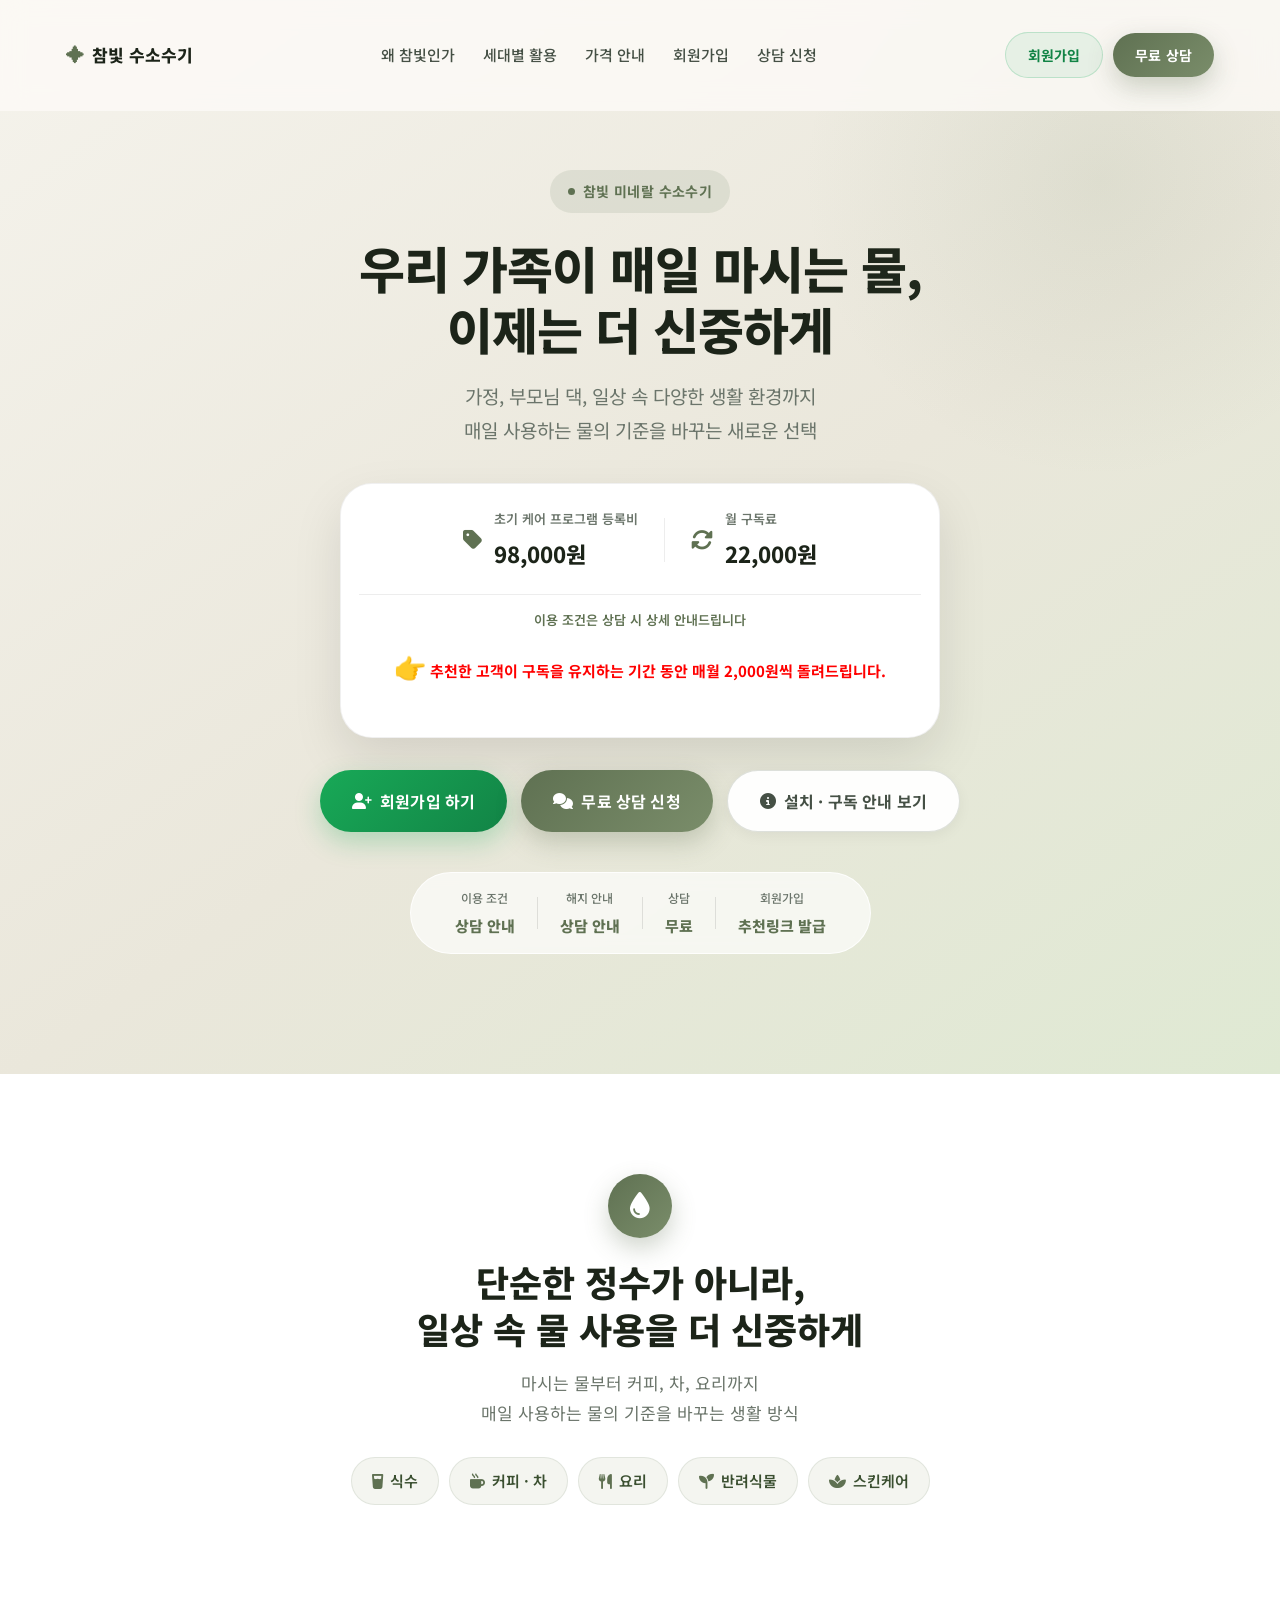
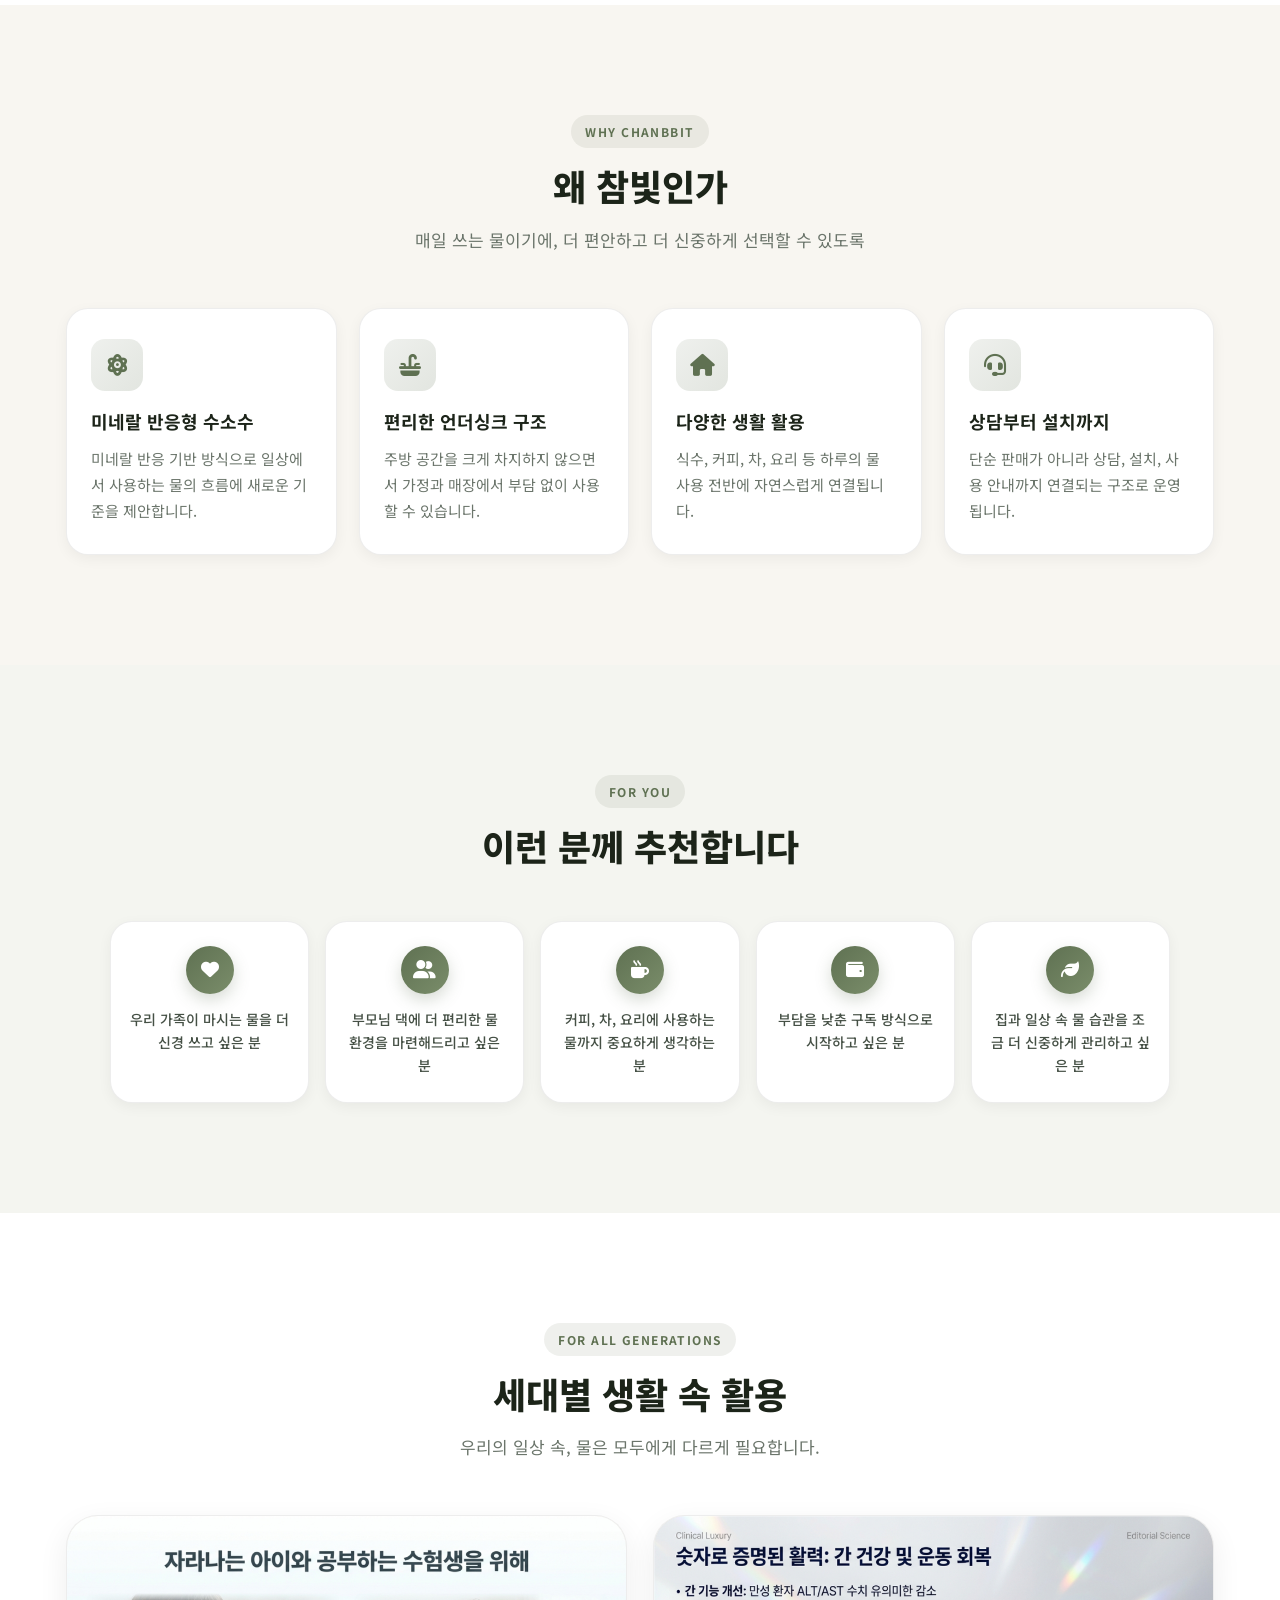
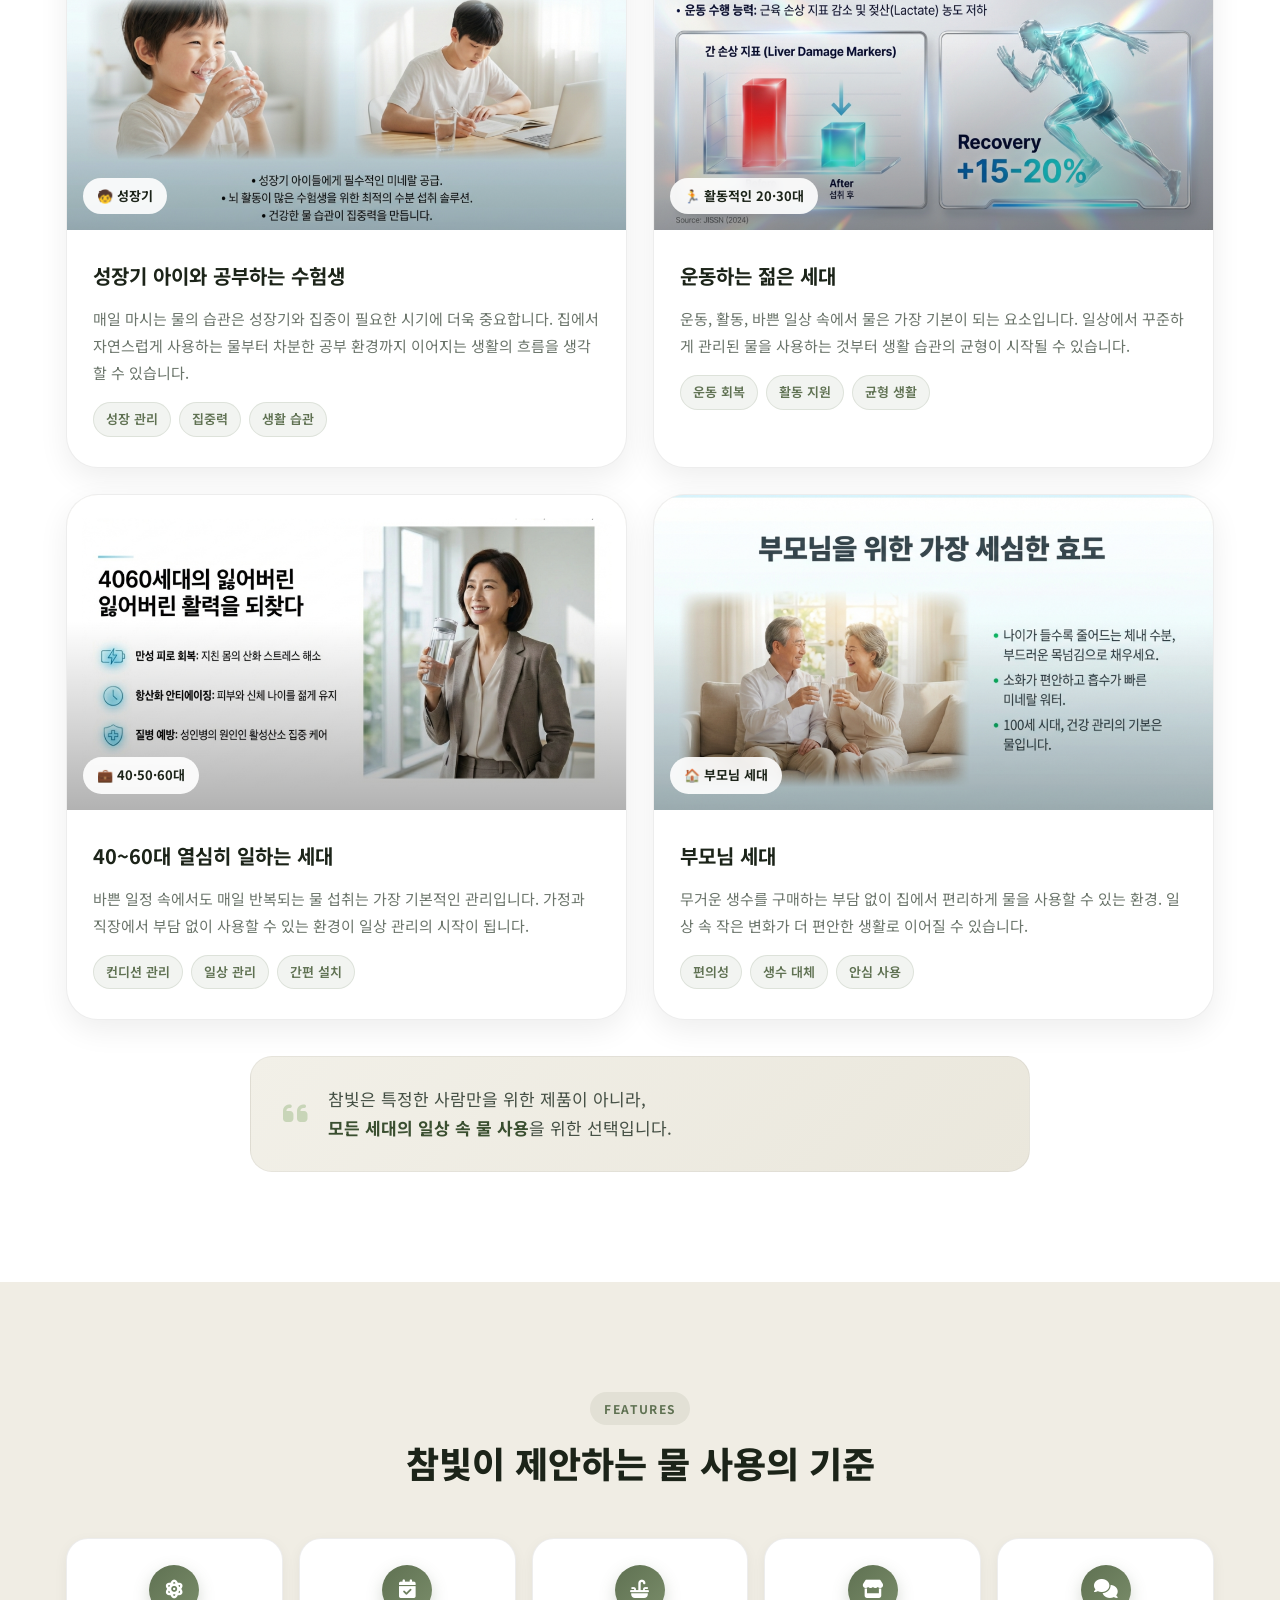
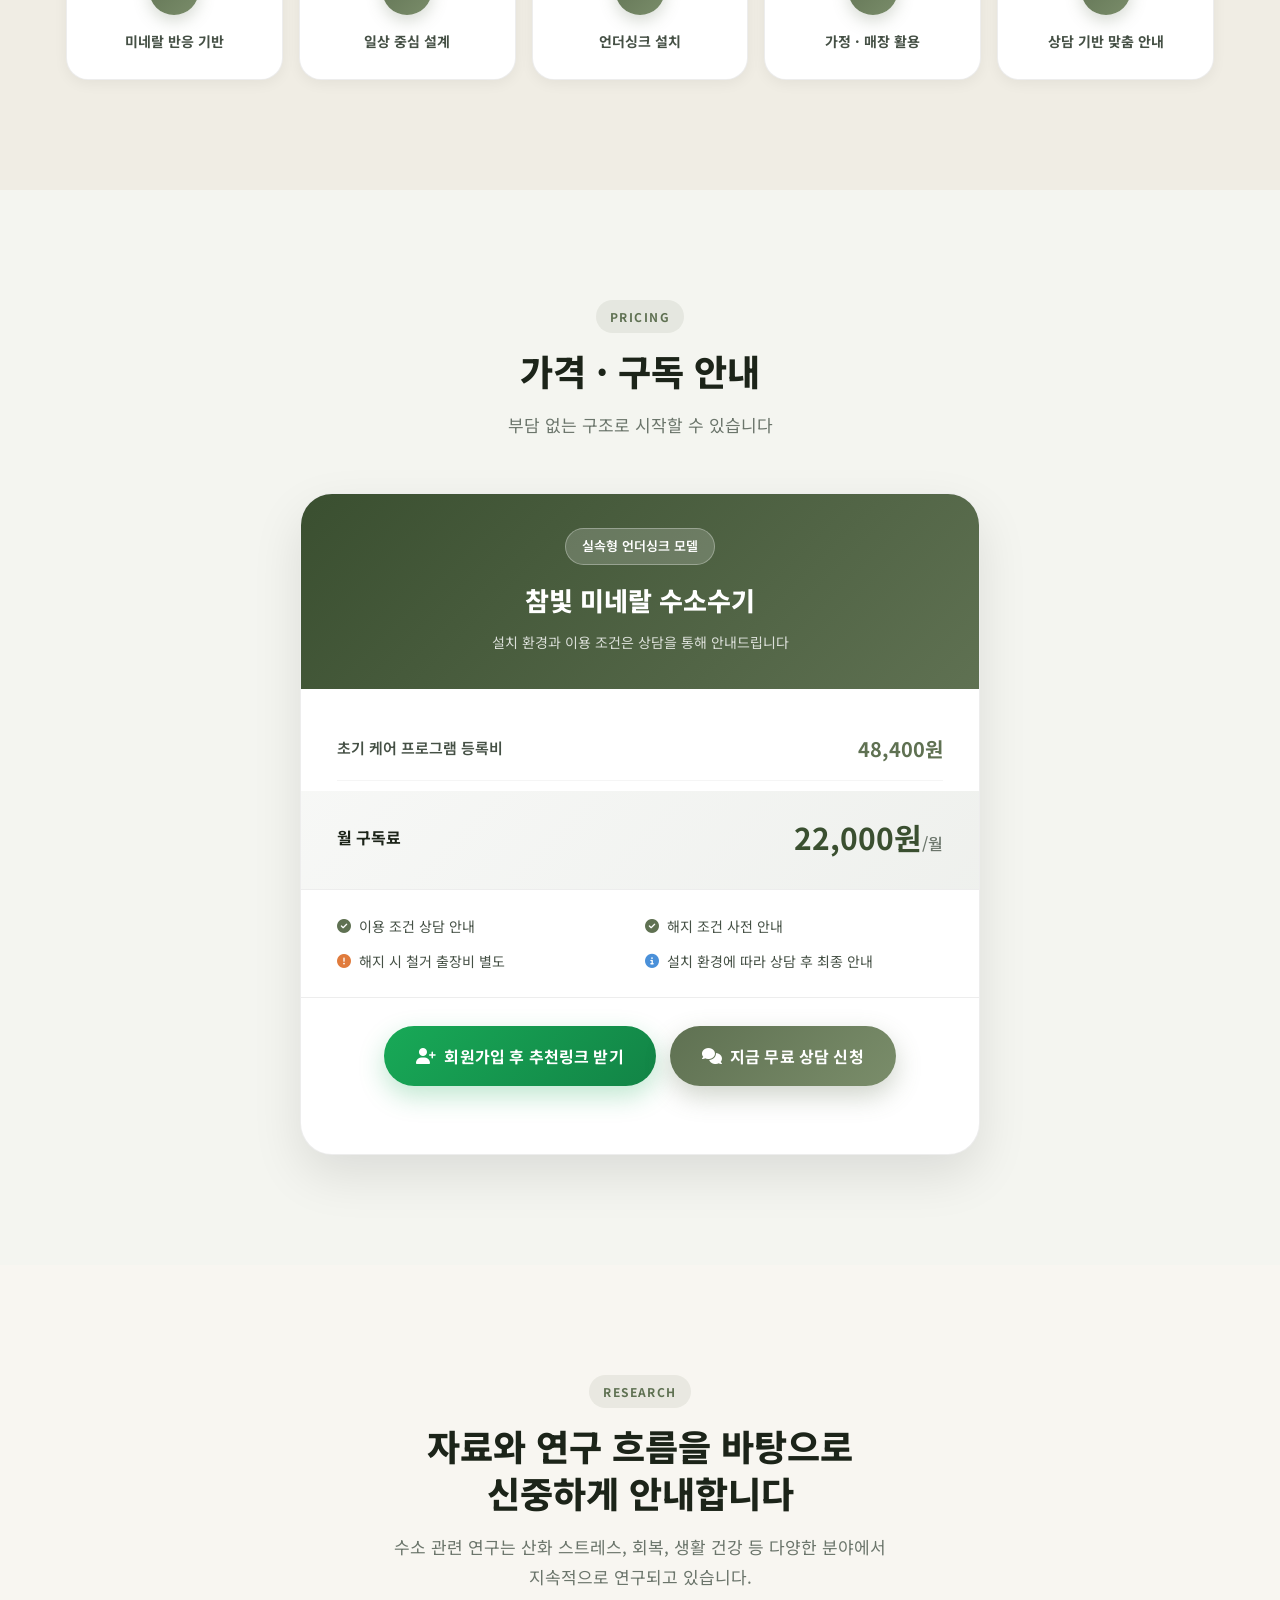
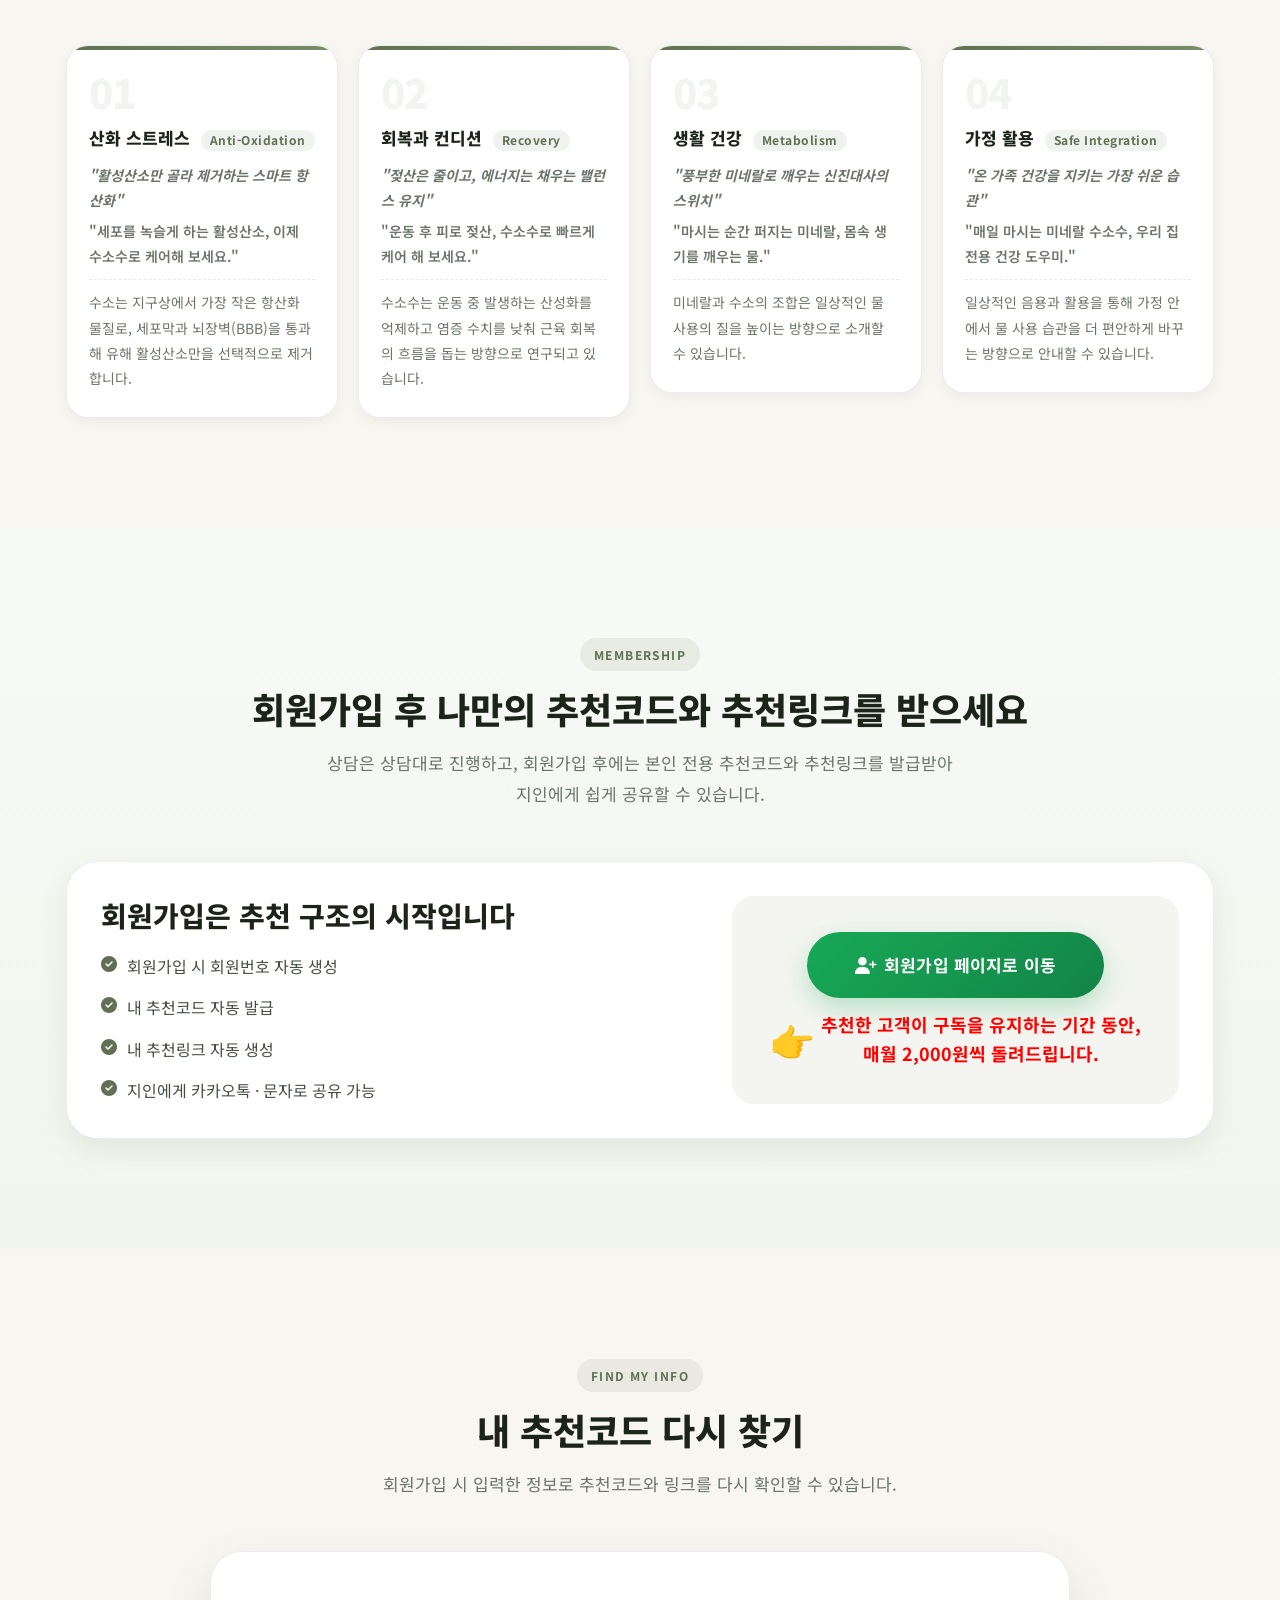
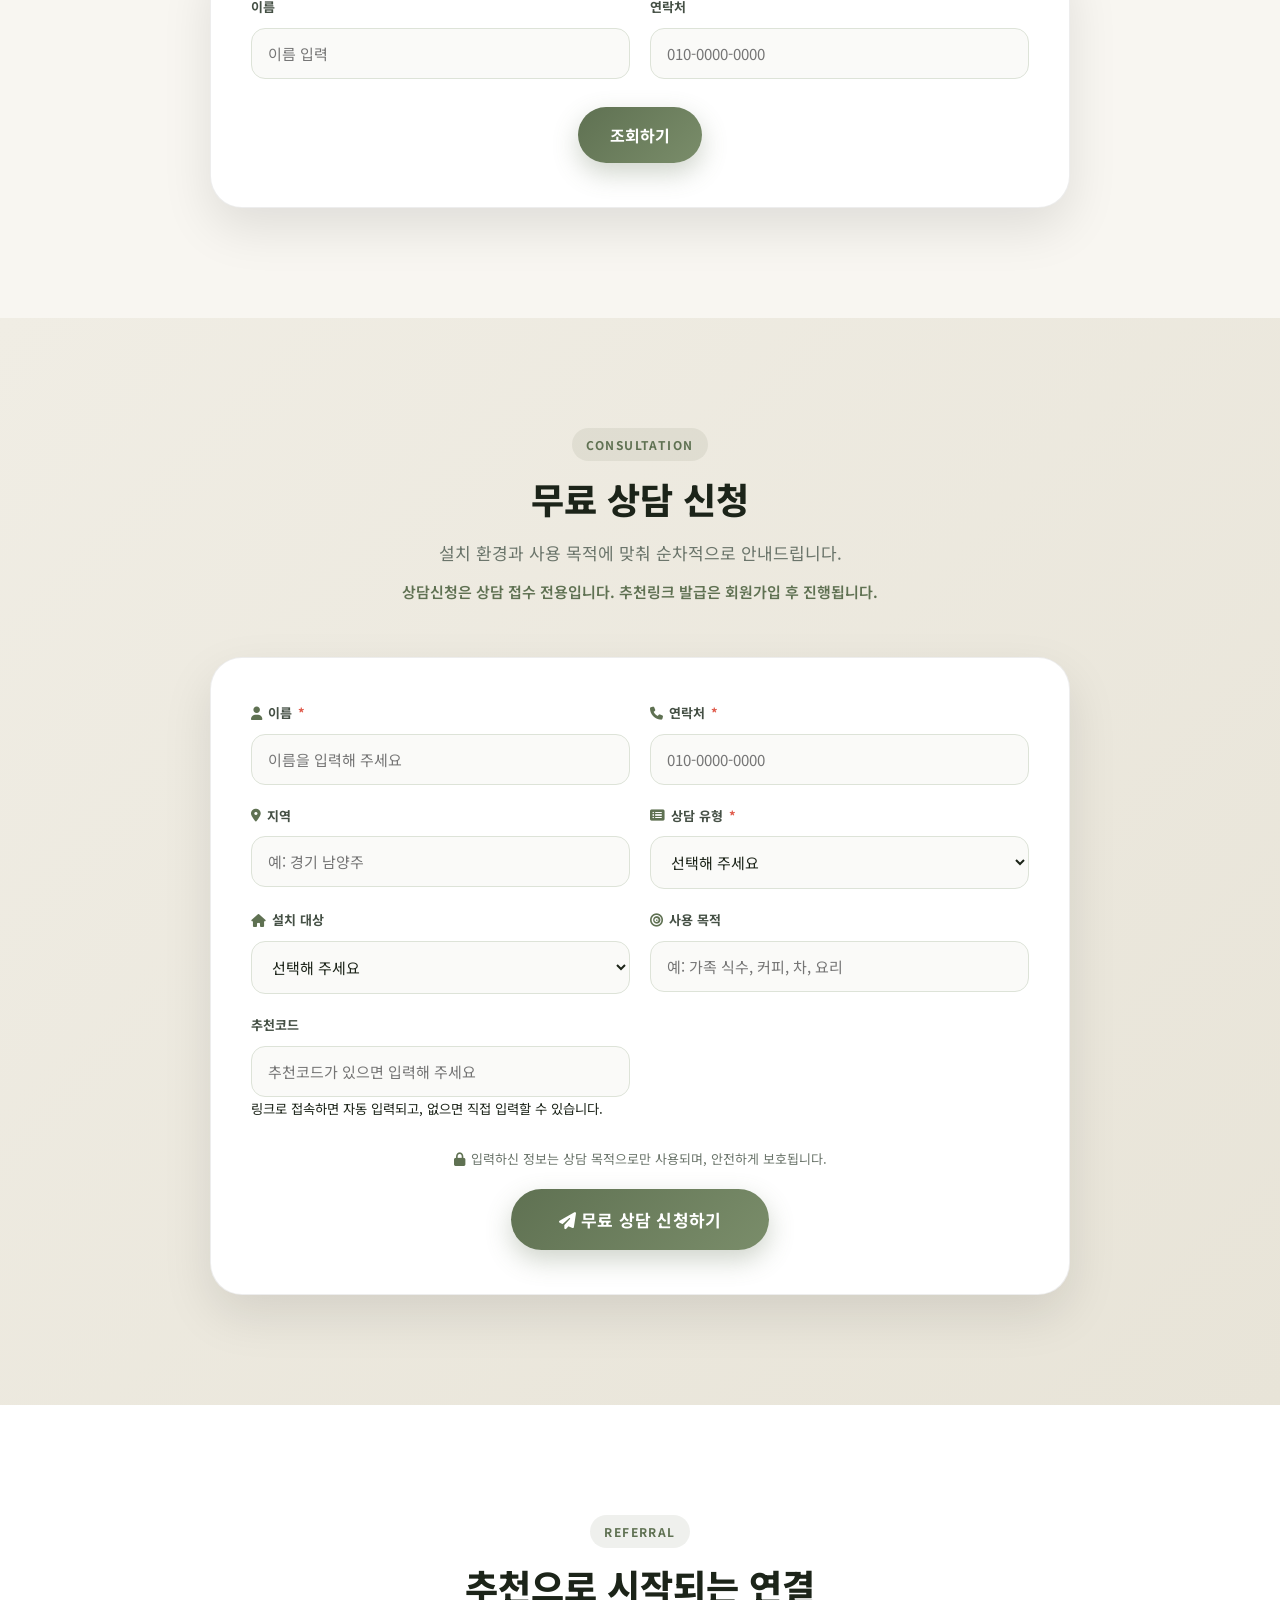
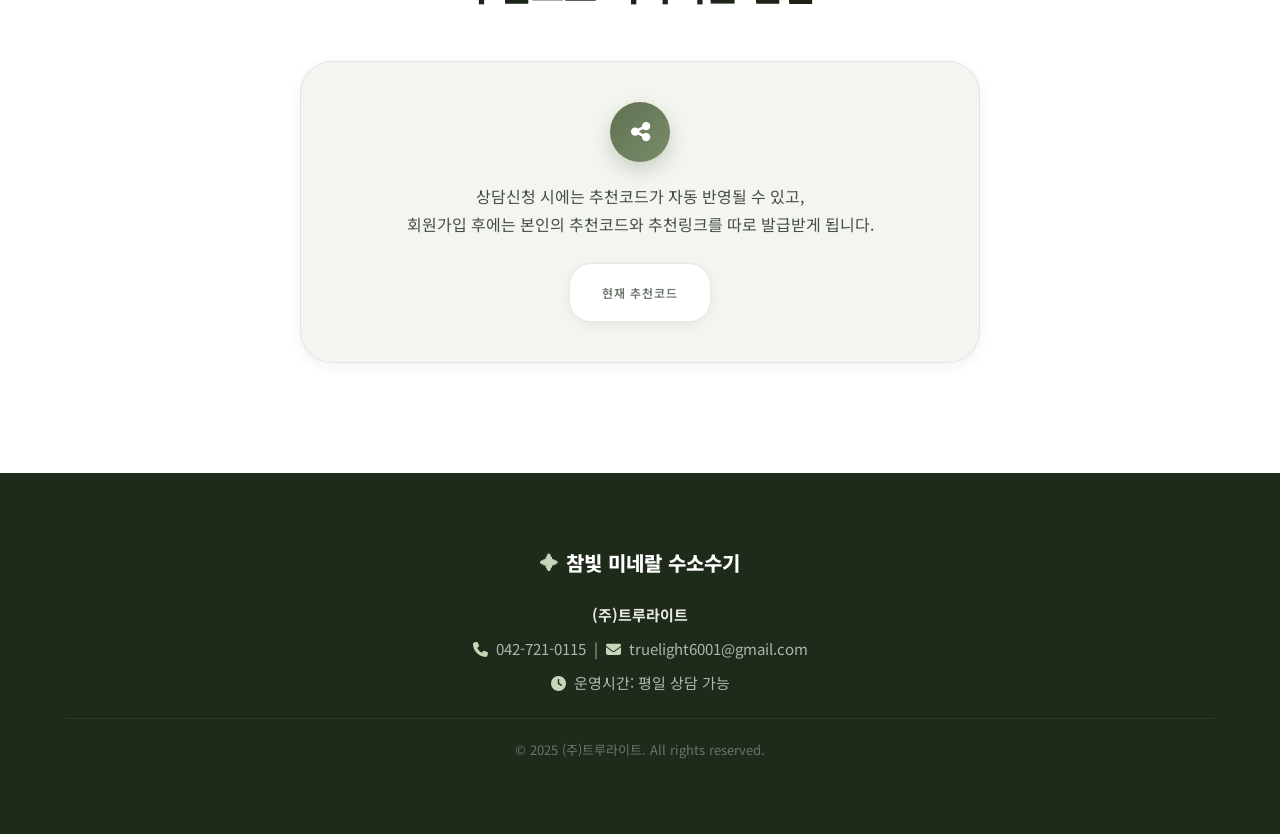
<file: index.html>
<!DOCTYPE html>
<html lang="ko">
<head>
  <meta charset="UTF-8" />
  <meta name="viewport" content="width=device-width, initial-scale=1.0" />
  <title>참빛 미네랄 수소수기</title>
  <link rel="preconnect" href="https://fonts.googleapis.com">
  <link rel="preconnect" href="https://fonts.gstatic.com" crossorigin>
  <link href="https://fonts.googleapis.com/css2?family=Noto+Sans+KR:wght@300;400;500;600;700;800&display=swap" rel="stylesheet">
  <link rel="stylesheet" href="https://cdn.jsdelivr.net/npm/@fortawesome/fontawesome-free@6.4.0/css/all.min.css">
  <link rel="stylesheet" href="css/style.css">
</head>
<body>

  <!-- ===== 헤더 네비게이션 ===== -->
  <header class="site-header" id="siteHeader">
    <div class="container">
      <div class="header-inner">
        <a href="#" class="logo">
          <span class="logo-mark">✦</span>
          <span class="logo-text">참빛 수소수기</span>
        </a>

        <nav class="header-nav">
          <a href="#why-chanbbit">왜 참빛인가</a>
          <a href="#generation">세대별 활용</a>
          <a href="#price-guide">가격 안내</a>
          <a href="#member-join">회원가입</a>
          <a href="#consult-form">상담 신청</a>
        </nav>

        <div class="header-actions">
          <a href="join.html" class="btn btn-outline-green btn-sm">회원가입</a>
          <a href="#consult-form" class="btn btn-primary btn-sm">무료 상담</a>
        </div>

        <button class="mobile-menu-btn" id="mobileMenuBtn" aria-label="메뉴 열기">
          <i class="fas fa-bars"></i>
        </button>
      </div>
    </div>

    <div class="mobile-menu" id="mobileMenu">
      <a href="#why-chanbbit">왜 참빛인가</a>
      <a href="#generation">세대별 활용</a>
      <a href="#price-guide">가격 안내</a>
      <a href="#member-join">회원가입</a>
      <a href="#consult-form">상담 신청</a>
      <a href="join.html">회원가입 페이지로 이동</a>
    </div>
  </header>

  <!-- ===== 1. 메인 비주얼 ===== -->
  <section class="hero">
    <div class="hero-bg-deco"></div>
    <div class="container">
      <div class="hero-inner">
        <div class="eyebrow">
          <span class="eyebrow-dot"></span>
          참빛 미네랄 수소수기
        </div>

        <h1>우리 가족이 매일 마시는 물,<br>이제는 더 신중하게</h1>

        <p>
          가정, 부모님 댁, 일상 속 다양한 생활 환경까지<br>
          매일 사용하는 물의 기준을 바꾸는 새로운 선택
        </p>

        <div class="hero-price-wrap">
          <div class="hero-price-box">
            <div class="price-item">
              <i class="fas fa-tag"></i>
              <div>
                <strong>초기 케어 프로그램 등록비</strong>
                <span>98,000원</span>
              </div>
            </div>
            <div class="price-divider"></div>
            <div class="price-item">
              <i class="fas fa-sync-alt"></i>
              <div>
                <strong>월 구독료</strong>
                <span>22,000원</span>
              </div>
            </div>
            <div class="price-badge">이용 조건은 상담 시 상세 안내드립니다</div>
            <p style="color: #ff0000; font-weight: 700; font-size: 15px; margin-top: 8px; text-align: center; line-height: 1.5;">
            <span style="font-size: 26px;">👉</span>
            추천한 고객이 구독을 유지하는 기간 동안 매월 2,000원씩 돌려드립니다.
            </p>
          </div>
        </div>

        <div class="btn-wrap btn-wrap-3">
          <a href="join.html" class="btn btn-green">
            <i class="fas fa-user-plus"></i>
            회원가입 하기
          </a>

          <a href="#consult-form" class="btn btn-primary">
            <i class="fas fa-comments"></i>
            무료 상담 신청
          </a>

          <a href="#price-guide" class="btn btn-secondary">
            <i class="fas fa-info-circle"></i>
            설치 · 구독 안내 보기
          </a>
        </div>

        <div class="hero-stats">
          <div class="stat-item">
            <strong>이용 조건</strong>
            <span>상담 안내</span>
          </div>
          <div class="stat-divider"></div>
          <div class="stat-item">
            <strong>해지 안내</strong>
            <span>상담 안내</span>
          </div>
          <div class="stat-divider"></div>
          <div class="stat-item">
            <strong>상담</strong>
            <span>무료</span>
          </div>
          <div class="stat-divider"></div>
          <div class="stat-item">
            <strong>회원가입</strong>
            <span>추천링크 발급</span>
          </div>
        </div>
      </div>
    </div>
  </section>

  <!-- ===== 2. 핵심 메시지 ===== -->
  <section class="section section-message">
    <div class="container">
      <div class="message-inner">
        <div class="message-icon">
          <i class="fas fa-tint"></i>
        </div>
        <h2 class="section-title">단순한 정수가 아니라,<br>일상 속 물 사용을 더 신중하게</h2>
        <p class="section-desc">
          마시는 물부터 커피, 차, 요리까지<br>
          매일 사용하는 물의 기준을 바꾸는 생활 방식
        </p>
        <div class="usage-chips">
          <span><i class="fas fa-glass-water"></i> 식수</span>
          <span><i class="fas fa-mug-hot"></i> 커피 · 차</span>
          <span><i class="fas fa-utensils"></i> 요리</span>
          <span><i class="fas fa-seedling"></i> 반려식물</span>
          <span><i class="fas fa-spa"></i> 스킨케어</span>
        </div>
      </div>
    </div>
  </section>

  <!-- ===== 3. 왜 참빛인가 ===== -->
  <section class="section" id="why-chanbbit">
    <div class="container">
      <div class="section-header">
        <div class="section-label">WHY CHANBBIT</div>
        <h2 class="section-title">왜 참빛인가</h2>
        <p class="section-desc">
          매일 쓰는 물이기에, 더 편안하고 더 신중하게 선택할 수 있도록
        </p>
      </div>

      <div class="why-grid">
        <div class="why-card">
          <div class="why-icon">
            <i class="fas fa-atom"></i>
          </div>
          <h3>미네랄 반응형 수소수</h3>
          <p>미네랄 반응 기반 방식으로 일상에서 사용하는 물의 흐름에 새로운 기준을 제안합니다.</p>
        </div>

        <div class="why-card">
          <div class="why-icon">
            <i class="fas fa-sink"></i>
          </div>
          <h3>편리한 언더싱크 구조</h3>
          <p>주방 공간을 크게 차지하지 않으면서 가정과 매장에서 부담 없이 사용할 수 있습니다.</p>
        </div>

        <div class="why-card">
          <div class="why-icon">
            <i class="fas fa-home"></i>
          </div>
          <h3>다양한 생활 활용</h3>
          <p>식수, 커피, 차, 요리 등 하루의 물 사용 전반에 자연스럽게 연결됩니다.</p>
        </div>

        <div class="why-card">
          <div class="why-icon">
            <i class="fas fa-headset"></i>
          </div>
          <h3>상담부터 설치까지</h3>
          <p>단순 판매가 아니라 상담, 설치, 사용 안내까지 연결되는 구조로 운영됩니다.</p>
        </div>
      </div>
    </div>
  </section>

  <!-- ===== 4. 이런 분께 추천 ===== -->
  <section class="section section-recommend">
    <div class="container">
      <div class="section-header">
        <div class="section-label">FOR YOU</div>
        <h2 class="section-title">이런 분께 추천합니다</h2>
      </div>

      <div class="recommend-grid">
        <div class="recommend-item">
          <div class="recommend-icon"><i class="fas fa-heart"></i></div>
          <p>우리 가족이 마시는 물을 더 신경 쓰고 싶은 분</p>
        </div>
        <div class="recommend-item">
          <div class="recommend-icon"><i class="fas fa-user-friends"></i></div>
          <p>부모님 댁에 더 편리한 물 환경을 마련해드리고 싶은 분</p>
        </div>
        <div class="recommend-item">
          <div class="recommend-icon"><i class="fas fa-mug-hot"></i></div>
          <p>커피, 차, 요리에 사용하는 물까지 중요하게 생각하는 분</p>
        </div>
        <div class="recommend-item">
          <div class="recommend-icon"><i class="fas fa-wallet"></i></div>
          <p>부담을 낮춘 구독 방식으로 시작하고 싶은 분</p>
        </div>
        <div class="recommend-item">
          <div class="recommend-icon"><i class="fas fa-leaf"></i></div>
          <p>집과 일상 속 물 습관을 조금 더 신중하게 관리하고 싶은 분</p>
        </div>
      </div>
    </div>
  </section>

  <!-- ===== 5. 세대별 생활 속 활용 ===== -->
  <section class="section section-generation" id="generation">
    <div class="container">
      <div class="section-header">
        <div class="section-label">FOR ALL GENERATIONS</div>
        <h2 class="section-title">세대별 생활 속 활용</h2>
        <p class="section-desc">
          우리의 일상 속, 물은 모두에게 다르게 필요합니다.
        </p>
      </div>

      <div class="generation-grid">

        <div class="generation-card">
          <div class="generation-image generation-image--kids">
            <img src="images/kids-student.jpg" alt="성장기 아이와 공부하는 수험생">
            <div class="gen-image-overlay">
              <div class="gen-tag">🧒 성장기</div>
            </div>
          </div>
          <div class="generation-content">
            <h3>성장기 아이와 공부하는 수험생</h3>
            <p>
              매일 마시는 물의 습관은 성장기와 집중이 필요한 시기에 더욱 중요합니다.
              집에서 자연스럽게 사용하는 물부터 차분한 공부 환경까지 이어지는 생활의 흐름을 생각할 수 있습니다.
            </p>
            <div class="gen-keywords">
              <span>성장 관리</span>
              <span>집중력</span>
              <span>생활 습관</span>
            </div>
          </div>
        </div>

        <div class="generation-card">
          <div class="generation-image generation-image--young">
            <img src="images/young-active.jpg" alt="운동하는 젊은 세대">
            <div class="gen-image-overlay">
              <div class="gen-tag">🏃 활동적인 20·30대</div>
            </div>
          </div>
          <div class="generation-content">
            <h3>운동하는 젊은 세대</h3>
            <p>
              운동, 활동, 바쁜 일상 속에서 물은 가장 기본이 되는 요소입니다.
              일상에서 꾸준하게 관리된 물을 사용하는 것부터 생활 습관의 균형이 시작될 수 있습니다.
            </p>
            <div class="gen-keywords">
              <span>운동 회복</span>
              <span>활동 지원</span>
              <span>균형 생활</span>
            </div>
          </div>
        </div>

        <div class="generation-card">
          <div class="generation-image generation-image--working">
            <img src="images/working-generation.jpg" alt="40~60대 열심히 일하는 세대">
            <div class="gen-image-overlay">
              <div class="gen-tag">💼 40·50·60대</div>
            </div>
          </div>
          <div class="generation-content">
            <h3>40~60대 열심히 일하는 세대</h3>
            <p>
              바쁜 일정 속에서도 매일 반복되는 물 섭취는 가장 기본적인 관리입니다.
              가정과 직장에서 부담 없이 사용할 수 있는 환경이 일상 관리의 시작이 됩니다.
            </p>
            <div class="gen-keywords">
              <span>컨디션 관리</span>
              <span>일상 관리</span>
              <span>간편 설치</span>
            </div>
          </div>
        </div>

        <div class="generation-card">
          <div class="generation-image generation-image--parents">
            <img src="images/parents-generation.jpg" alt="부모님 세대">
            <div class="gen-image-overlay">
              <div class="gen-tag">🏠 부모님 세대</div>
            </div>
          </div>
          <div class="generation-content">
            <h3>부모님 세대</h3>
            <p>
              무거운 생수를 구매하는 부담 없이 집에서 편리하게 물을 사용할 수 있는 환경.
              일상 속 작은 변화가 더 편안한 생활로 이어질 수 있습니다.
            </p>
            <div class="gen-keywords">
              <span>편의성</span>
              <span>생수 대체</span>
              <span>안심 사용</span>
            </div>
          </div>
        </div>

      </div>

      <div class="summary-box">
        <i class="fas fa-quote-left"></i>
        <p>
          참빛은 특정한 사람만을 위한 제품이 아니라,<br>
          <strong>모든 세대의 일상 속 물 사용</strong>을 위한 선택입니다.
        </p>
      </div>
    </div>
  </section>

  <!-- ===== 6. 핵심 특징 ===== -->
  <section class="section section-features">
    <div class="container">
      <div class="section-header">
        <div class="section-label">FEATURES</div>
        <h2 class="section-title">참빛이 제안하는 물 사용의 기준</h2>
      </div>

      <div class="feature-list">
        <div class="feature-item">
          <div class="feature-icon"><i class="fas fa-atom"></i></div>
          <span>미네랄 반응 기반</span>
        </div>
        <div class="feature-item">
          <div class="feature-icon"><i class="fas fa-calendar-check"></i></div>
          <span>일상 중심 설계</span>
        </div>
        <div class="feature-item">
          <div class="feature-icon"><i class="fas fa-sink"></i></div>
          <span>언더싱크 설치</span>
        </div>
        <div class="feature-item">
          <div class="feature-icon"><i class="fas fa-store"></i></div>
          <span>가정 · 매장 활용</span>
        </div>
        <div class="feature-item">
          <div class="feature-icon"><i class="fas fa-comments"></i></div>
          <span>상담 기반 맞춤 안내</span>
        </div>
      </div>
    </div>
  </section>

  <!-- ===== 7. 가격 / 구독 안내 ===== -->
  <section class="section section-price" id="price-guide">
    <div class="container">
      <div class="section-header">
        <div class="section-label">PRICING</div>
        <h2 class="section-title">가격 · 구독 안내</h2>
        <p class="section-desc">부담 없는 구조로 시작할 수 있습니다</p>
      </div>

      <div class="price-card-wrap">
        <div class="price-card">
          <div class="price-card-header">
            <div class="price-product-badge">실속형 언더싱크 모델</div>
            <h3>참빛 미네랄 수소수기</h3>
            <p class="price-card-sub">설치 환경과 이용 조건은 상담을 통해 안내드립니다</p>
          </div>

          <div class="price-rows">
            <div class="price-row price-row--highlight">
              <span class="price-label">초기 케어 프로그램 등록비</span>
              <span class="price-value">48,400원</span>
            </div>
            <div class="price-row price-row--main">
              <span class="price-label">월 구독료</span>
              <span class="price-value monthly">22,000원<em>/월</em></span>
            </div>
          </div>

          <div class="price-notice">
            <ul>
              <li><i class="fas fa-check-circle"></i> 이용 조건 상담 안내</li>
              <li><i class="fas fa-check-circle"></i> 해지 조건 사전 안내</li>
              <li><i class="fas fa-exclamation-circle"></i> 해지 시 철거 출장비 별도</li>
              <li><i class="fas fa-info-circle"></i> 설치 환경에 따라 상담 후 최종 안내</li>
            </ul>
          </div>

          <div class="price-cta">
            <div class="btn-wrap btn-wrap-2">
              <a href="join.html" class="btn btn-green">
                <i class="fas fa-user-plus"></i>
                회원가입 후 추천링크 받기
              </a>
              <a href="#consult-form" class="btn btn-primary">
                <i class="fas fa-comments"></i>
                지금 무료 상담 신청
              </a>
            </div>
          </div>
        </div>
      </div>
    </div>
  </section>

  <!-- ===== 8. 자료 / 연구 흐름 ===== -->
  <section class="section section-research">
    <div class="container">
      <div class="section-header">
        <div class="section-label">RESEARCH</div>
        <h2 class="section-title">자료와 연구 흐름을 바탕으로<br>신중하게 안내합니다</h2>
        <p class="section-desc">
          수소 관련 연구는 산화 스트레스, 회복, 생활 건강 등 다양한 분야에서<br>
          지속적으로 연구되고 있습니다.
        </p>
      </div>

      <div class="research-grid">
        <div class="research-card">
          <div class="research-num">01</div>
          <h4>산화 스트레스 <em class="research-en">Anti-Oxidation</em></h4>
          <p class="research-headline">"활성산소만 골라 제거하는 스마트 항산화"</p>
          <p class="research-sub">"세포를 녹슬게 하는 활성산소, 이제 수소수로 케어해 보세요."</p>
          <p>수소는 지구상에서 가장 작은 항산화 물질로, 세포막과 뇌장벽(BBB)을 통과해 유해 활성산소만을 선택적으로 제거합니다.</p>
        </div>

        <div class="research-card">
          <div class="research-num">02</div>
          <h4>회복과 컨디션 <em class="research-en">Recovery</em></h4>
          <p class="research-headline">"젖산은 줄이고, 에너지는 채우는 밸런스 유지"</p>
          <p class="research-sub">"운동 후 피로 젖산, 수소수로 빠르게 케어 해 보세요."</p>
          <p>수소수는 운동 중 발생하는 산성화를 억제하고 염증 수치를 낮춰 근육 회복의 흐름을 돕는 방향으로 연구되고 있습니다.</p>
        </div>

        <div class="research-card">
          <div class="research-num">03</div>
          <h4>생활 건강 <em class="research-en">Metabolism</em></h4>
          <p class="research-headline">"풍부한 미네랄로 깨우는 신진대사의 스위치"</p>
          <p class="research-sub">"마시는 순간 퍼지는 미네랄, 몸속 생기를 깨우는 물."</p>
          <p>미네랄과 수소의 조합은 일상적인 물 사용의 질을 높이는 방향으로 소개할 수 있습니다.</p>
        </div>

        <div class="research-card">
          <div class="research-num">04</div>
          <h4>가정 활용 <em class="research-en">Safe Integration</em></h4>
          <p class="research-headline">"온 가족 건강을 지키는 가장 쉬운 습관"</p>
          <p class="research-sub">"매일 마시는 미네랄 수소수, 우리 집 전용 건강 도우미."</p>
          <p>일상적인 음용과 활용을 통해 가정 안에서 물 사용 습관을 더 편안하게 바꾸는 방향으로 안내할 수 있습니다.</p>
        </div>
      </div>
    </div>
  </section>

  <!-- ===== 9. 회원가입 안내 ===== -->
  <section class="section section-member" id="member-join">
    <div class="container">
      <div class="section-header">
        <div class="section-label">MEMBERSHIP</div>
        <h2 class="section-title">회원가입 후 나만의 추천코드와 추천링크를 받으세요</h2>
        <p class="section-desc">
          상담은 상담대로 진행하고, 회원가입 후에는 본인 전용 추천코드와 추천링크를 발급받아 지인에게 쉽게 공유할 수 있습니다.
        </p>
      </div>

      <div class="member-join-box">
        <div class="member-join-left">
          <h3>회원가입은 추천 구조의 시작입니다</h3>
          <ul class="member-check-list">
            <li><i class="fas fa-check-circle"></i> 회원가입 시 회원번호 자동 생성</li>
            <li><i class="fas fa-check-circle"></i> 내 추천코드 자동 발급</li>
            <li><i class="fas fa-check-circle"></i> 내 추천링크 자동 생성</li>
            <li><i class="fas fa-check-circle"></i> 지인에게 카카오톡 · 문자로 공유 가능</li>
          </ul>
        </div>

        <div class="member-join-right">
          <a href="join.html" class="btn btn-green btn-lg">
            <i class="fas fa-user-plus"></i>
            회원가입 페이지로 이동
          </a>
          <p style="color: #ff0000; font-weight: bold; font-size: 18px; margin-top: 12px; line-height: 1.6; display: flex;">
          <span style="font-size: 36px; margin-right: 6px;">👉</span>
          <span>
          추천한 고객이 구독을 유지하는 기간 동안,<br>
          매월 2,000원씩 돌려드립니다.
          </span>
          </p>
        </div>
      </div>
    </div>
  </section>

  <!-- ===== 회원조회 ===== -->
<section class="section section-member-find">
  <div class="container">
    <div class="section-header">
      <div class="section-label">FIND MY INFO</div>
      <h2 class="section-title">내 추천코드 다시 찾기</h2>
      <p class="section-desc">
        회원가입 시 입력한 정보로 추천코드와 링크를 다시 확인할 수 있습니다.
      </p>
    </div>

    <div class="form-card">
      <div class="form-grid">
        <div class="form-group">
          <label>이름</label>
          <input type="text" id="findName" placeholder="이름 입력">
        </div>

        <div class="form-group">
          <label>연락처</label>
          <input type="text" id="findPhone" placeholder="010-0000-0000">
        </div>
      </div>

      <div class="form-bottom">
        <button class="btn btn-primary" onclick="findMember()">
          조회하기
        </button>
      </div>

      <div id="findResult" style="margin-top:20px; display:none;"></div>
    </div>
  </div>
</section>

  <!-- ===== 10. 상담 신청 폼 ===== -->
  <section class="section section-form" id="consult-form">
    <div class="container">
      <div class="section-header">
        <div class="section-label">CONSULTATION</div>
        <h2 class="section-title">무료 상담 신청</h2>
        <p class="section-desc">
          설치 환경과 사용 목적에 맞춰 순차적으로 안내드립니다.
        </p>
        <p class="consult-note">
          상담신청은 상담 접수 전용입니다. 추천링크 발급은 회원가입 후 진행됩니다.
        </p>
      </div>

      <div class="form-card">
        <div class="form-success" id="formSuccess" style="display:none;">
          <div class="form-success-icon"><i class="fas fa-check-circle"></i></div>
          <h3>상담 신청이 완료되었습니다!</h3>
          <p>빠른 시간 내에 담당자가 연락드리겠습니다.<br>감사합니다 😊</p>
          <button class="btn btn-secondary" id="formResetBtn">새 상담 신청하기</button>
        </div>

        <form id="consultationForm">
          <div class="form-grid">
            <div class="form-group">
              <label for="name">
                <i class="fas fa-user"></i>
                이름 <span class="required">*</span>
              </label>
              <input type="text" id="name" name="name" placeholder="이름을 입력해 주세요" required>
            </div>

            <div class="form-group">
              <label for="phone">
                <i class="fas fa-phone"></i>
                연락처 <span class="required">*</span>
              </label>
              <input type="text" id="phone" name="phone" placeholder="010-0000-0000" required>
            </div>

            <div class="form-group">
              <label for="region">
                <i class="fas fa-map-marker-alt"></i>
                지역
              </label>
              <input type="text" id="region" name="region" placeholder="예: 경기 남양주">
            </div>

            <div class="form-group">
              <label for="consultType">
                <i class="fas fa-list-alt"></i>
                상담 유형 <span class="required">*</span>
              </label>
              <select id="consultType" name="consultType" required>
                <option value="">선택해 주세요</option>
                <option value="가정용 상담">가정용 상담</option>
                <option value="구독 상담">구독 상담</option>
                <option value="설치 상담">설치 상담</option>
                <option value="제품 문의">제품 문의</option>
              </select>
            </div>

            <div class="form-group">
              <label for="installTarget">
                <i class="fas fa-home"></i>
                설치 대상
              </label>
              <select id="installTarget" name="installTarget">
                <option value="">선택해 주세요</option>
                <option value="가정">가정</option>
                <option value="부모님 댁">부모님 댁</option>
                <option value="매장">매장</option>
                <option value="기타">기타</option>
              </select>
            </div>

            <div class="form-group">
              <label for="purpose">
                <i class="fas fa-bullseye"></i>
                사용 목적
              </label>
              <input type="text" id="purpose" name="purpose" placeholder="예: 가족 식수, 커피, 차, 요리">
            </div>

            <div class="form-group">
              <label for="referralCode">추천코드</label>
              <input
                type="text"
                id="referralCode"
                name="referralCode"
                placeholder="추천코드가 있으면 입력해 주세요"
                autocomplete="off"
              />
              <small>링크로 접속하면 자동 입력되고, 없으면 직접 입력할 수 있습니다.</small>
            </div>
          </div>

          <div class="form-bottom">
            <p class="form-privacy">
              <i class="fas fa-lock"></i>
              입력하신 정보는 상담 목적으로만 사용되며, 안전하게 보호됩니다.
            </p>
            <button type="submit" class="btn btn-primary btn-lg" id="submitBtn">
              <span id="submitBtnText"><i class="fas fa-paper-plane"></i> 무료 상담 신청하기</span>
              <span id="submitBtnLoading" style="display:none;"><i class="fas fa-spinner fa-spin"></i> 처리 중...</span>
            </button>
          </div>
        </form>
      </div>
    </div>
  </section>

  <!-- ===== 11. 추천코드 안내 ===== -->
  <section class="section section-referral">
    <div class="container">
      <div class="section-header">
        <div class="section-label">REFERRAL</div>
        <h2 class="section-title">추천으로 시작되는 연결</h2>
      </div>

      <div class="ref-box">
        <div class="ref-box-icon"><i class="fas fa-share-alt"></i></div>
        <p>
          상담신청 시에는 추천코드가 자동 반영될 수 있고,<br>
          회원가입 후에는 본인의 추천코드와 추천링크를 따로 발급받게 됩니다.
        </p>

        <div class="ref-code-display" id="refCodeContainer">
          <div class="ref-code-label">현재 추천코드</div>
          <div class="ref-code-value" id="refCodeDisplay">없음</div>
        </div>
      </div>
    </div>
  </section>

  <!-- ===== 12. 푸터 ===== -->
  <footer class="site-footer">
    <div class="container">
      <div class="footer-inner">
        <div class="footer-logo">
          <span class="logo-mark">✦</span>
          <span>참빛 미네랄 수소수기</span>
        </div>
        <div class="footer-info">
          <p><strong>(주)트루라이트</strong></p>
          <p>
            <i class="fas fa-phone"></i> 042-721-0115 &nbsp;|&nbsp;
            <i class="fas fa-envelope"></i> truelight6001@gmail.com
          </p>
          <p><i class="fas fa-clock"></i> 운영시간: 평일 상담 가능</p>
        </div>
        <div class="footer-copy">
          <p>&copy; 2025 (주)트루라이트. All rights reserved.</p>
        </div>
      </div>
    </div>
  </footer>

  <button class="scroll-top-btn" id="scrollTopBtn" aria-label="상단으로">
    <i class="fas fa-chevron-up"></i>
  </button>

  <script src="js/main.js"></script>
</body>
</html>
</file>
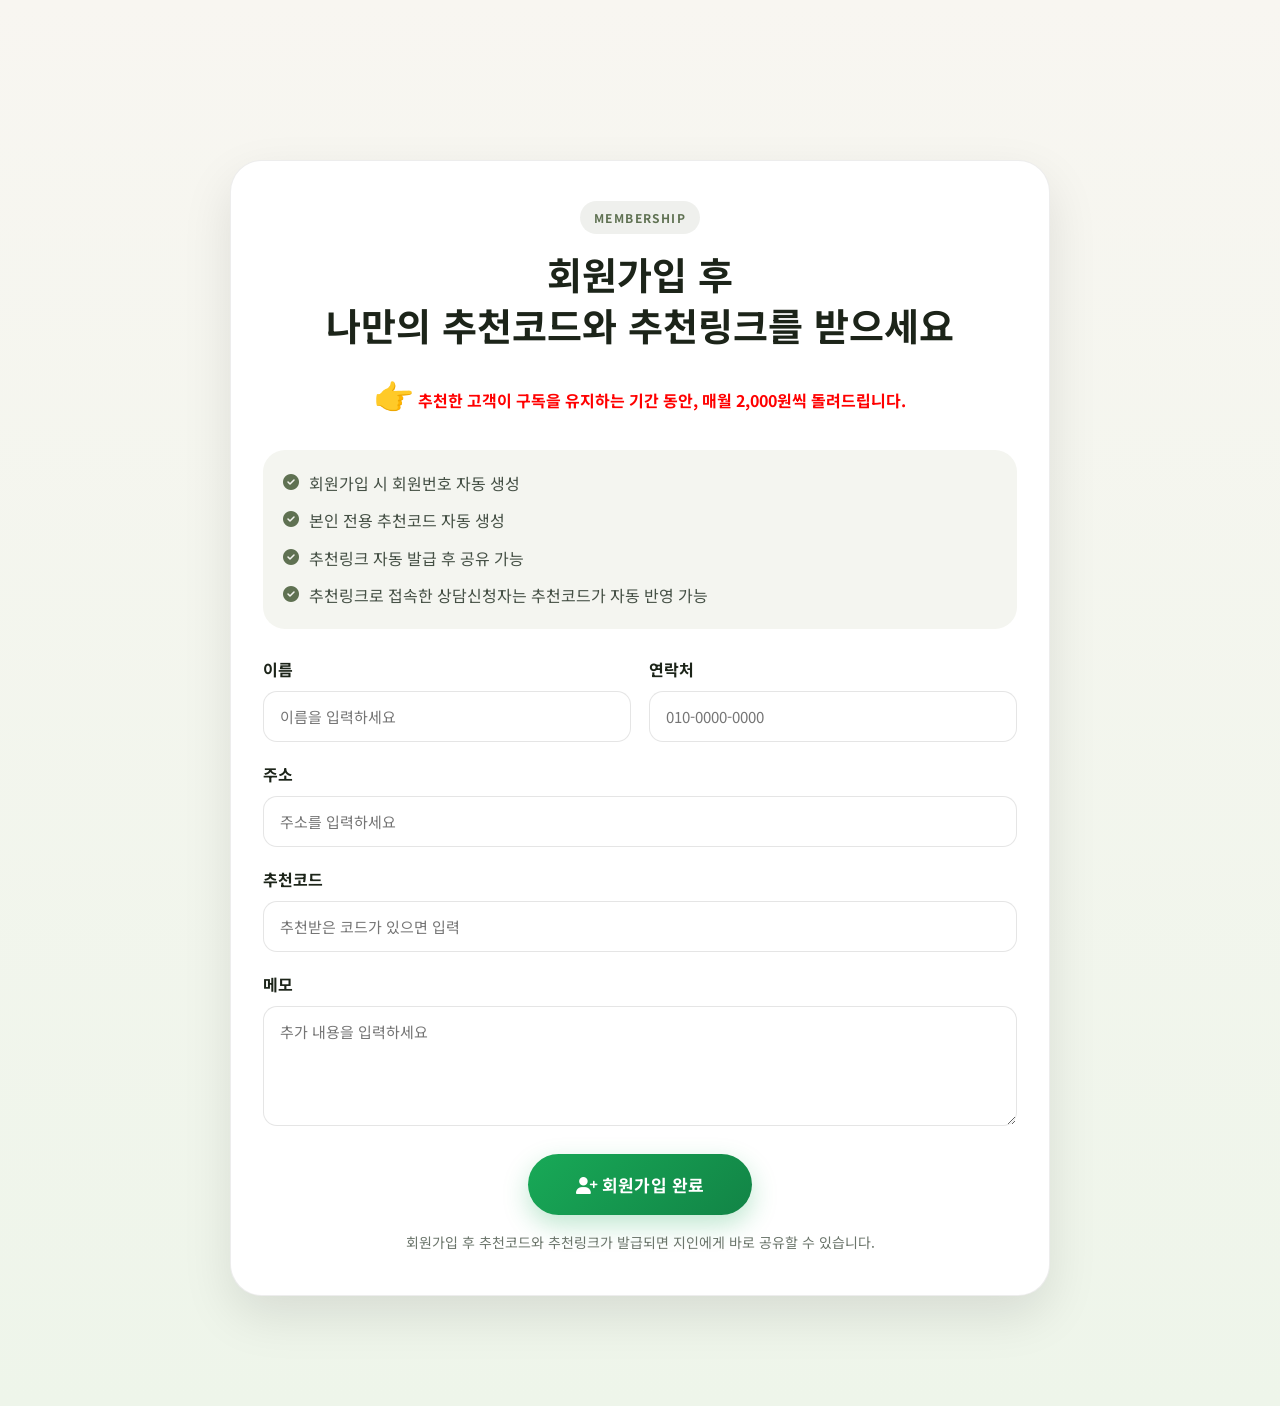
<file: join.html>
<!DOCTYPE html>
<html lang="ko">
<head>
  <meta charset="UTF-8" />
  <meta name="viewport" content="width=device-width, initial-scale=1.0" />
  <title>회원가입 | 참빛 미네랄 수소수기</title>
  <link rel="preconnect" href="https://fonts.googleapis.com">
  <link rel="preconnect" href="https://fonts.gstatic.com" crossorigin>
  <link href="https://fonts.googleapis.com/css2?family=Noto+Sans+KR:wght@300;400;500;600;700;800&display=swap" rel="stylesheet">
  <link rel="stylesheet" href="https://cdn.jsdelivr.net/npm/@fortawesome/fontawesome-free@6.4.0/css/all.min.css">
  <link rel="stylesheet" href="css/style.css">
  <style>
    .join-page {
      min-height: 100vh;
      background: linear-gradient(180deg, #f8f6f1 0%, #eef5ea 100%);
      padding: 140px 0 90px;
    }

    .join-wrap {
      max-width: 820px;
      margin: 0 auto;
    }

    .join-card {
      background: #fff;
      border-radius: var(--radius-lg);
      box-shadow: var(--shadow-lg);
      border: 1px solid var(--border);
      padding: 40px 32px;
    }

    .join-top {
      text-align: center;
      margin-bottom: 28px;
    }

    .join-top h1 {
      font-size: 38px;
      line-height: 1.35;
      margin-bottom: 14px;
    }

    .join-top p {
      font-size: 17px;
      color: var(--text-light);
      line-height: 1.8;
    }

    .join-guide {
      background: var(--green-bg);
      border-radius: var(--radius-md);
      padding: 20px;
      margin-bottom: 26px;
    }

    .join-guide ul {
      list-style: none;
      display: flex;
      flex-direction: column;
      gap: 10px;
    }

    .join-guide li {
      display: flex;
      gap: 10px;
      color: var(--text-mid);
      line-height: 1.7;
    }

    .join-guide i {
      color: var(--green-mid);
      margin-top: 4px;
    }

    .join-form-grid {
      display: grid;
      grid-template-columns: repeat(2, 1fr);
      gap: 18px;
    }

    .join-form-group {
      display: flex;
      flex-direction: column;
      gap: 8px;
    }

    .join-form-group.full {
      grid-column: 1 / -1;
    }

    .join-form-group label {
      font-weight: 700;
      color: var(--text-dark);
    }

    .join-form-group input,
    .join-form-group textarea {
      width: 100%;
      border: 1px solid rgba(0,0,0,0.10);
      border-radius: 14px;
      padding: 14px 16px;
      font-size: 15px;
      font-family: inherit;
      outline: none;
      background: #fff;
    }

    .join-form-group textarea {
      min-height: 120px;
      resize: vertical;
    }

    .join-form-group input:focus,
    .join-form-group textarea:focus {
      border-color: var(--green-mid);
      box-shadow: 0 0 0 4px rgba(95, 113, 82, 0.10);
    }

    .join-form-bottom {
      margin-top: 28px;
      text-align: center;
    }

    .join-help-text {
      margin-top: 16px;
      font-size: 14px;
      color: var(--text-light);
      line-height: 1.7;
      text-align: center;
    }

    .join-result {
      display: none;
      margin-top: 24px;
      padding: 22px 20px;
      border-radius: 18px;
      background: rgba(24, 169, 87, 0.08);
      border: 1px solid rgba(24, 169, 87, 0.16);
    }

    .join-result h3 {
      font-size: 22px;
      margin-bottom: 14px;
      color: #128446;
    }

    .join-result-item {
      margin-bottom: 12px;
      color: var(--text-dark);
      line-height: 1.7;
      word-break: break-all;
    }

    .join-result-label {
      display: block;
      font-size: 13px;
      color: var(--text-light);
      margin-bottom: 4px;
      font-weight: 700;
    }

    .join-result-value {
      font-size: 16px;
      font-weight: 600;
    }

    .join-result-link {
      width: 100%;
      border: 1px solid rgba(0,0,0,0.10);
      border-radius: 12px;
      padding: 12px 14px;
      font-size: 14px;
      font-family: inherit;
      background: #fff;
    }

    .join-result-copy {
      margin-top: 12px;
    }

    @media (max-width: 760px) {
      .join-form-grid {
        grid-template-columns: 1fr;
      }

      .join-card {
        padding: 28px 20px;
      }

      .join-top h1 {
        font-size: 30px;
      }
    }
  </style>
</head>
<body>
  <section class="join-page">
    <div class="container">
      <div class="join-wrap">
        <div class="join-card">
          <div class="join-top">
            <div class="section-label">MEMBERSHIP</div>
            <h1>회원가입 후<br>나만의 추천코드와 추천링크를 받으세요</h1>
            <p style="color: #ff0000; font-weight: bold; font-size: 16px; margin-top: 12px;">
            <span style="font-size: 32px;">👉</span> 추천한 고객이 구독을 유지하는 기간 동안, 매월 2,000원씩 돌려드립니다.
            </p>
          </div>

          <div class="join-guide">
            <ul>
              <li><i class="fas fa-check-circle"></i><span>회원가입 시 회원번호 자동 생성</span></li>
              <li><i class="fas fa-check-circle"></i><span>본인 전용 추천코드 자동 생성</span></li>
              <li><i class="fas fa-check-circle"></i><span>추천링크 자동 발급 후 공유 가능</span></li>
              <li><i class="fas fa-check-circle"></i><span>추천링크로 접속한 상담신청자는 추천코드가 자동 반영 가능</span></li>
            </ul>
          </div>

          <!-- 중요: form id 추가 -->
          <form id="joinForm">
            <div class="join-form-grid">
              <div class="join-form-group">
                <label for="name">이름</label>
                <input type="text" id="name" placeholder="이름을 입력하세요" required>
              </div>

              <div class="join-form-group">
                <label for="phone">연락처</label>
                <input type="text" id="phone" placeholder="010-0000-0000" required>
              </div>

              <div class="join-form-group full">
                <label for="address">주소</label>
                <input type="text" id="address" placeholder="주소를 입력하세요">
              </div>

              <div class="join-form-group full">
                <label for="referralCode">추천코드</label>
                <input type="text" id="referralCode" placeholder="추천받은 코드가 있으면 입력">
              </div>

              <div class="join-form-group full">
                <label for="memo">메모</label>
                <textarea id="memo" placeholder="추가 내용을 입력하세요"></textarea>
              </div>
            </div>

            <div class="join-form-bottom">
              <!-- 중요: submit 버튼으로 변경 -->
              <button type="submit" class="btn btn-green btn-lg" id="joinSubmitBtn">
                <span id="joinSubmitText"><i class="fas fa-user-plus"></i> 회원가입 완료</span>
                <span id="joinSubmitLoading" style="display:none;"><i class="fas fa-spinner fa-spin"></i> 처리 중...</span>
              </button>
            </div>

            <p class="join-help-text">
              회원가입 후 추천코드와 추천링크가 발급되면 지인에게 바로 공유할 수 있습니다.
            </p>
          </form>

          <!-- 중요: 결과 출력 영역 추가 -->
          <div id="joinResult" class="join-result">
            <h3>회원가입이 완료되었습니다</h3>

            <div class="join-result-item">
              <span class="join-result-label">회원번호</span>
              <div class="join-result-value" id="resultMemberId">-</div>
            </div>

            <div class="join-result-item">
              <span class="join-result-label">추천코드</span>
              <div class="join-result-value" id="resultRefCode">-</div>
            </div>

            <div class="join-result-item">
              <span class="join-result-label">추천링크</span>
              <input type="text" id="resultRefLink" class="join-result-link" readonly>
              <button type="button" class="btn btn-secondary join-result-copy" id="copyRefLinkBtn">
                <i class="fas fa-copy"></i>
                추천링크 복사
              </button>
            </div>
          </div>

        </div>
      </div>
    </div>
  </section>

  <!-- 중요: join.js 연결 -->
  <script src="js/join.js"></script>
</body>
</html>
</file>
<file: css/style.css>
/* =============================================
   참빛 미네랄 수소수기 - Main Stylesheet
   ============================================= */

/* ---- Reset & Base ---- */
*, *::before, *::after {
  box-sizing: border-box;
  margin: 0;
  padding: 0;
}

:root {
  --green-dark:   #3a4f30;
  --green-mid:    #5f7152;
  --green-light:  #7a8d6a;
  --green-pale:   #c8d5b8;
  --green-bg:     #f4f5f0;
  --cream-dark:   #e8e4d8;
  --cream-mid:    #f0ede4;
  --cream-light:  #f8f6f1;
  --text-dark:    #1c2419;
  --text-mid:     #455045;
  --text-light:   #6b756b;
  --border:       rgba(0,0,0,0.07);
  --shadow-sm:    0 4px 14px rgba(0,0,0,0.05);
  --shadow-md:    0 10px 30px rgba(0,0,0,0.07);
  --shadow-lg:    0 20px 50px rgba(0,0,0,0.10);
  --radius-sm:    14px;
  --radius-md:    22px;
  --radius-lg:    32px;
  --radius-full:  999px;
  --transition:   0.25s ease;
}

html {
  scroll-behavior: smooth;
}

body {
  font-family: "Noto Sans KR", "Apple SD Gothic Neo", sans-serif;
  color: var(--text-dark);
  background: var(--cream-light);
  line-height: 1.75;
  -webkit-font-smoothing: antialiased;
}

a {
  text-decoration: none;
  color: inherit;
}

img {
  max-width: 100%;
  display: block;
}

ul {
  list-style: none;
}

.container {
  width: 100%;
  max-width: 1180px;
  margin: 0 auto;
  padding: 20px 16px;
}

.section {
  padding: 90px 0;
}

/* ---- Section Header ---- */
.section-header {
  text-align: center;
  margin-bottom: 52px;
}

.section-label {
  display: inline-block;
  font-size: 12px;
  font-weight: 700;
  letter-spacing: 0.12em;
  color: var(--green-mid);
  background: rgba(95, 113, 82, 0.10);
  padding: 6px 14px;
  border-radius: var(--radius-full);
  margin-bottom: 14px;
  text-transform: uppercase;
}

.section-title {
  font-size: 36px;
  font-weight: 800;
  line-height: 1.3;
  color: var(--text-dark);
  margin-bottom: 16px;
}

.section-desc {
  font-size: 17px;
  color: var(--text-light);
  max-width: 640px;
  margin: 0 auto;
  line-height: 1.8;
}

/* ---- Buttons ---- */
.btn {
  display: inline-flex;
  align-items: center;
  justify-content: center;
  gap: 8px;
  padding: 16px 32px;
  border-radius: var(--radius-full);
  font-size: 16px;
  font-weight: 700;
  letter-spacing: 0.01em;
  cursor: pointer;
  border: none;
  transition: all var(--transition);
  font-family: inherit;
  text-decoration: none;
}

.btn-primary {
  background: linear-gradient(135deg, var(--green-mid) 0%, var(--green-light) 100%);
  color: #fff;
  box-shadow: 0 10px 26px rgba(95, 113, 82, 0.30);
}

.btn-primary:hover {
  transform: translateY(-3px);
  box-shadow: 0 16px 34px rgba(95, 113, 82, 0.38);
}

.btn-secondary {
  background: rgba(255,255,255,0.95);
  color: var(--text-mid);
  border: 1.5px solid rgba(72, 88, 64, 0.18);
  box-shadow: var(--shadow-sm);
}

.btn-secondary:hover {
  transform: translateY(-3px);
  background: #fff;
  box-shadow: var(--shadow-md);
}

.btn-sm {
  padding: 10px 22px;
  font-size: 14px;
}

.btn-lg {
  padding: 18px 48px;
  font-size: 17px;
}

/* =============================================
   HEADER
   ============================================= */
.site-header {
  position: fixed;
  top: 0; left: 0; right: 0;
  z-index: 1000;
  background: rgba(252, 250, 246, 0.85);
  backdrop-filter: blur(12px);
  -webkit-backdrop-filter: blur(12px);
  border-bottom: 1px solid transparent;
  transition: border-color var(--transition), box-shadow var(--transition);
}

.site-header.scrolled {
  border-bottom-color: var(--border);
  box-shadow: 0 4px 20px rgba(0,0,0,0.06);
}

.header-inner {
  display: flex;
  align-items: center;
  height: 70px;
  gap: 32px;
}

.logo {
  display: flex;
  align-items: center;
  gap: 8px;
  font-weight: 800;
  font-size: 17px;
  color: var(--text-dark);
  white-space: nowrap;
}

.logo-mark {
  color: var(--green-mid);
  font-size: 18px;
}

.header-nav {
  display: flex;
  gap: 28px;
  margin-left: auto;
}

.header-nav a {
  font-size: 15px;
  font-weight: 500;
  color: var(--text-mid);
  transition: color var(--transition);
}

.header-nav a:hover {
  color: var(--green-mid);
}

.mobile-menu-btn {
  display: none;
  background: none;
  border: none;
  font-size: 20px;
  color: var(--text-dark);
  cursor: pointer;
  margin-left: auto;
  padding: 6px;
}

.mobile-menu {
  display: none;
  flex-direction: column;
  background: rgba(252, 250, 246, 0.98);
  border-top: 1px solid var(--border);
  padding: 12px 0;
}

.mobile-menu a {
  padding: 14px 24px;
  font-size: 15px;
  font-weight: 500;
  color: var(--text-mid);
  border-bottom: 1px solid rgba(0,0,0,0.04);
}

.mobile-menu a:hover {
  background: var(--green-bg);
  color: var(--green-mid);
}

.mobile-menu.open {
  display: flex;
}

/* =============================================
   HERO
   ============================================= */
.hero {
  position: relative;
  background: linear-gradient(145deg, #f5f3ec 0%, #eae7db 55%, #dfe9d3 100%);
  padding: 150px 0 100px;
  overflow: hidden;
}

.hero-bg-deco {
  position: absolute;
  top: -120px; right: -120px;
  width: 600px; height: 600px;
  border-radius: 50%;
  background: radial-gradient(circle, rgba(122,141,106,0.12) 0%, transparent 70%);
  pointer-events: none;
}

.hero-inner {
  max-width: 860px;
  margin: 0 auto;
  text-align: center;
}

.eyebrow {
  display: inline-flex;
  align-items: center;
  gap: 8px;
  padding: 9px 18px;
  border-radius: var(--radius-full);
  background: rgba(95, 113, 82, 0.12);
  color: var(--green-mid);
  font-size: 14px;
  font-weight: 700;
  letter-spacing: 0.03em;
  margin-bottom: 24px;
}

.eyebrow-dot {
  width: 7px; height: 7px;
  border-radius: 50%;
  background: var(--green-mid);
  display: inline-block;
}

.hero h1 {
  font-size: 50px;
  font-weight: 800;
  line-height: 1.22;
  color: var(--text-dark);
  margin-bottom: 20px;
  letter-spacing: -0.02em;
}

.hero p {
  font-size: 19px;
  color: var(--text-light);
  margin-bottom: 36px;
  line-height: 1.8;
}

/* Hero Price Box */
.hero-price-wrap {
  margin-bottom: 32px;
}

.hero-price-box {
  display: flex; /* 👈 이게 핵심 */
  align-items: center;
  justify-content: center;
  flex-wrap: wrap;

  max-width: 600px; /* 👈 가로 줄이기 */
  margin: 0 auto;

  background: #fff;
  border-radius: var(--radius-lg);
  border: 1px solid rgba(0,0,0,0.06);
  box-shadow: var(--shadow-lg);

  padding: 16px 18px;
  gap: 6px;
}

.price-item {
  display: flex;
  align-items: center;
  gap: 12px;
  padding: 8px 20px;
}

.price-item i {
  font-size: 22px;
  color: var(--green-mid);
}

.price-item div {
  text-align: left;
}

.price-item strong {
  display: block;
  font-size: 13px;
  font-weight: 600;
  color: var(--text-light);
  margin-bottom: 3px;
}

.price-item span {
  font-size: 22px;
  font-weight: 800;
  color: var(--text-dark);
}

.price-divider {
  width: 1px;
  height: 44px;
  background: var(--border);
  flex-shrink: 0;
}

.price-badge {
  width: 100%;
  text-align: center;
  font-size: 13px;
  color: var(--green-mid);
  font-weight: 600;
  padding-top: 14px;
  border-top: 1px solid var(--border);
  margin-top: 8px;
}

/* Hero Buttons */
.btn-wrap {
  display: flex;
  gap: 14px;
  justify-content: center;
  flex-wrap: wrap;
  margin-bottom: 40px;
}

/* Hero Stats */
.hero-stats {
  display: inline-flex;
  align-items: center;
  background: rgba(255,255,255,0.65);
  border-radius: var(--radius-full);
  padding: 14px 28px;
  gap: 6px;
  backdrop-filter: blur(8px);
  border: 1px solid rgba(255,255,255,0.8);
}

.stat-item {
  text-align: center;
  padding: 0 16px;
}

.stat-item strong {
  display: block;
  font-size: 12px;
  font-weight: 500;
  color: var(--text-light);
  margin-bottom: 3px;
}

.stat-item span {
  font-size: 15px;
  font-weight: 800;
  color: var(--green-mid);
}

.stat-divider {
  width: 1px;
  height: 32px;
  background: rgba(0,0,0,0.10);
}

/* =============================================
   SECTION: MESSAGE
   ============================================= */
.section-message {
  background: #fff;
  padding: 80px 0;
}

.message-inner {
  text-align: center;
}

.message-icon {
  width: 64px; height: 64px;
  border-radius: 50%;
  background: linear-gradient(135deg, var(--green-mid), var(--green-light));
  display: flex;
  align-items: center;
  justify-content: center;
  margin: 0 auto 20px;
  color: #fff;
  font-size: 26px;
  box-shadow: 0 10px 24px rgba(95, 113, 82, 0.30);
}

.usage-chips {
  display: flex;
  flex-wrap: wrap;
  gap: 10px;
  justify-content: center;
  margin-top: 28px;
}

.usage-chips span {
  display: inline-flex;
  align-items: center;
  gap: 7px;
  padding: 10px 20px;
  border-radius: var(--radius-full);
  background: var(--green-bg);
  color: var(--green-dark);
  font-size: 15px;
  font-weight: 600;
  border: 1px solid rgba(95,113,82,0.12);
}

.usage-chips span i {
  color: var(--green-mid);
}

/* =============================================
   SECTION: WHY
   ============================================= */
.why-grid {
  display: grid;
  grid-template-columns: repeat(4, 1fr);
  gap: 22px;
}

.why-card {
  background: #fff;
  border-radius: var(--radius-md);
  padding: 30px 24px;
  box-shadow: var(--shadow-sm);
  border: 1px solid var(--border);
  transition: all var(--transition);
}

.why-card:hover {
  transform: translateY(-6px);
  box-shadow: var(--shadow-md);
}

.why-icon {
  width: 52px; height: 52px;
  border-radius: var(--radius-sm);
  background: linear-gradient(135deg, rgba(95,113,82,0.10), rgba(95,113,82,0.18));
  display: flex;
  align-items: center;
  justify-content: center;
  color: var(--green-mid);
  font-size: 22px;
  margin-bottom: 18px;
}

.why-card h3 {
  font-size: 18px;
  font-weight: 700;
  color: var(--text-dark);
  margin-bottom: 12px;
  line-height: 1.4;
}

.why-card p {
  font-size: 15px;
  color: var(--text-light);
  line-height: 1.75;
}

/* =============================================
   SECTION: RECOMMEND
   ============================================= */
.section-recommend {
  background: var(--green-bg);
}

.recommend-grid {
  display: grid;
  grid-template-columns: repeat(5, 1fr);
  gap: 16px;
  max-width: 1060px;
  margin: 0 auto;
}

.recommend-item {
  background: #fff;
  border-radius: var(--radius-md);
  padding: 24px 18px;
  text-align: center;
  box-shadow: var(--shadow-sm);
  border: 1px solid var(--border);
  transition: all var(--transition);
}

.recommend-item:hover {
  transform: translateY(-4px);
  box-shadow: var(--shadow-md);
}

.recommend-icon {
  width: 48px; height: 48px;
  border-radius: 50%;
  background: linear-gradient(135deg, var(--green-mid), var(--green-light));
  display: flex;
  align-items: center;
  justify-content: center;
  color: #fff;
  font-size: 18px;
  margin: 0 auto 14px;
  box-shadow: 0 6px 16px rgba(95,113,82,0.25);
}

.recommend-item p {
  font-size: 14px;
  color: var(--text-mid);
  line-height: 1.65;
  font-weight: 500;
}

/* =============================================
   SECTION: GENERATION
   ============================================= */
.section-generation {
  background: #fff;
}

.generation-grid {
  display: grid;
  grid-template-columns: repeat(2, 1fr);
  gap: 26px;
}

.generation-card {
  border-radius: var(--radius-lg);
  overflow: hidden;
  background: #fff;
  box-shadow: var(--shadow-md);
  border: 1px solid var(--border);
  transition: transform var(--transition), box-shadow var(--transition);
}

.generation-card:hover {
  transform: translateY(-6px);
  box-shadow: var(--shadow-lg);
}

.generation-image {
  position: relative;
  width: 100%;
  aspect-ratio: 16 / 9;
  overflow: hidden;
}

.generation-image--kids,
.generation-image--young,
.generation-image--working,
.generation-image--parents {
  background: #e8e4dc;
}

/* 실제 이미지 스타일 */
.generation-image img {
  position: absolute;
  inset: 0;
  width: 100%;
  height: 100%;
  object-fit: cover;
  object-position: center top;
  display: block;
  transition: transform 0.45s ease;
}

.generation-card:hover .generation-image img {
  transform: scale(1.04);
}

.gen-image-overlay {
  position: absolute;
  inset: 0;
  display: flex;
  align-items: flex-end;
  padding: 16px;
  background: linear-gradient(to top, rgba(0,0,0,0.30) 0%, transparent 60%);
}

.gen-tag {
  background: rgba(255,255,255,0.90);
  backdrop-filter: blur(4px);
  color: var(--text-dark);
  padding: 7px 14px;
  border-radius: var(--radius-full);
  font-size: 13px;
  font-weight: 700;
}

.generation-content {
  padding: 28px 26px 30px;
}

.generation-content h3 {
  font-size: 20px;
  font-weight: 700;
  color: var(--text-dark);
  margin-bottom: 12px;
}

.generation-content p {
  font-size: 15px;
  color: var(--text-light);
  line-height: 1.8;
  margin-bottom: 16px;
}

.gen-keywords {
  display: flex;
  flex-wrap: wrap;
  gap: 8px;
}

.gen-keywords span {
  font-size: 13px;
  font-weight: 600;
  color: var(--green-mid);
  background: rgba(95,113,82,0.08);
  border-radius: var(--radius-full);
  padding: 5px 12px;
  border: 1px solid rgba(95,113,82,0.14);
}

.summary-box {
  max-width: 780px;
  margin: 36px auto 0;
  padding: 28px 32px;
  border-radius: var(--radius-md);
  background: linear-gradient(135deg, #f2f0e8 0%, #eae7dc 100%);
  border: 1px solid rgba(0,0,0,0.05);
  display: flex;
  align-items: center;
  gap: 20px;
}

.summary-box i {
  font-size: 28px;
  color: var(--green-pale);
  flex-shrink: 0;
}

.summary-box p {
  font-size: 17px;
  color: var(--text-mid);
  line-height: 1.7;
}

.summary-box strong {
  color: var(--green-dark);
}

/* =============================================
   SECTION: FEATURES
   ============================================= */
.section-features {
  background: var(--cream-mid);
}

.feature-list {
  display: grid;
  grid-template-columns: repeat(5, 1fr);
  gap: 16px;
}

.feature-item {
  background: #fff;
  border-radius: var(--radius-md);
  padding: 26px 16px;
  text-align: center;
  box-shadow: var(--shadow-sm);
  border: 1px solid var(--border);
  transition: all var(--transition);
}

.feature-item:hover {
  transform: translateY(-4px);
  box-shadow: var(--shadow-md);
  border-color: rgba(95,113,82,0.20);
}

.feature-icon {
  width: 50px; height: 50px;
  border-radius: 50%;
  background: linear-gradient(135deg, var(--green-mid), var(--green-light));
  display: flex;
  align-items: center;
  justify-content: center;
  color: #fff;
  font-size: 19px;
  margin: 0 auto 14px;
  box-shadow: 0 6px 16px rgba(95,113,82,0.25);
}

.feature-item span {
  font-size: 14px;
  font-weight: 700;
  color: var(--text-mid);
  display: block;
}

/* =============================================
   SECTION: PRICE
   ============================================= */
.section-price {
  background: var(--green-bg);
}

.price-card-wrap {
  max-width: 680px;
  margin: 0 auto;
}

.price-card {
  background: #fff;
  border-radius: var(--radius-lg);
  overflow: hidden;
  box-shadow: var(--shadow-lg);
  border: 1px solid var(--border);
}

.price-card-header {
  background: linear-gradient(135deg, var(--green-dark) 0%, var(--green-mid) 100%);
  padding: 34px 36px;
  text-align: center;
  color: #fff;
}

.price-product-badge {
  display: inline-block;
  background: rgba(255,255,255,0.18);
  border: 1px solid rgba(255,255,255,0.30);
  border-radius: var(--radius-full);
  padding: 6px 16px;
  font-size: 13px;
  font-weight: 600;
  margin-bottom: 12px;
}

.price-card-header h3 {
  font-size: 26px;
  font-weight: 800;
  margin-bottom: 8px;
}

.price-card-sub {
  font-size: 14px;
  opacity: 0.80;
}

.price-rows {
  padding: 28px 36px;
  border-bottom: 1px solid var(--border);
}

.price-row {
  display: flex;
  justify-content: space-between;
  align-items: center;
  padding: 14px 0;
  border-bottom: 1px solid rgba(0,0,0,0.04);
}

.price-row:last-child {
  border-bottom: none;
}

.price-label {
  font-size: 15px;
  color: var(--text-light);
  font-weight: 500;
}

.price-value {
  font-size: 18px;
  font-weight: 700;
  color: var(--text-dark);
}

.price-value.line-through {
  text-decoration: line-through;
  color: var(--text-light);
  font-size: 16px;
}

.price-row--highlight .price-label {
  color: var(--text-mid);
  font-weight: 600;
}

.price-row--highlight .price-value {
  color: var(--green-mid);
  font-size: 20px;
}

.price-row--main {
  background: linear-gradient(135deg, rgba(95,113,82,0.05), rgba(95,113,82,0.10));
  margin: 10px -36px -28px;
  padding: 20px 36px 26px;
}

.price-row--main .price-label {
  font-size: 16px;
  font-weight: 700;
  color: var(--text-dark);
}

.price-value.monthly {
  font-size: 30px;
  color: var(--green-dark);
}

.price-value.monthly em {
  font-size: 16px;
  font-weight: 500;
  color: var(--text-light);
  font-style: normal;
}

.price-notice {
  padding: 24px 36px;
  border-bottom: 1px solid var(--border);
}

.price-notice ul {
  display: grid;
  grid-template-columns: repeat(2, 1fr);
  gap: 10px;
}

.price-notice li {
  display: flex;
  align-items: center;
  gap: 8px;
  font-size: 14px;
  color: var(--text-mid);
}

.price-notice .fa-check-circle { color: var(--green-mid); }
.price-notice .fa-exclamation-circle { color: #e07b3c; }
.price-notice .fa-info-circle { color: #4a90d9; }

.price-cta {
  padding: 28px 36px;
  text-align: center;
}

/* =============================================
   SECTION: RESEARCH
   ============================================= */
.research-grid {
  display: grid;
  grid-template-columns: repeat(4, 1fr);
  gap: 20px;
}

.research-card {
  background: #fff;
  border-radius: var(--radius-md);
  padding: 26px 22px;
  box-shadow: var(--shadow-sm);
  border: 1px solid var(--border);
  transition: all var(--transition);
  position: relative;
  overflow: hidden;
}

.research-card::before {
  content: '';
  position: absolute;
  top: 0; left: 0;
  width: 100%; height: 4px;
  background: linear-gradient(90deg, var(--green-mid), var(--green-light));
}

.research-card:hover {
  transform: translateY(-5px);
  box-shadow: var(--shadow-md);
}

.research-num {
  font-size: 40px;
  font-weight: 900;
  color: rgba(95,113,82,0.08);
  line-height: 1;
  margin-bottom: 14px;
  letter-spacing: -0.03em;
}

.research-card h4 {
  font-size: 17px;
  font-weight: 800;
  color: var(--text-dark);
  margin-bottom: 12px;
  line-height: 1.4;
}

.research-en {
  display: inline-block;
  font-style: normal;
  font-size: 12px;
  font-weight: 700;
  color: var(--green-mid);
  background: rgba(95,113,82,0.09);
  border-radius: var(--radius-full);
  padding: 2px 9px;
  margin-left: 6px;
  letter-spacing: 0.04em;
  vertical-align: middle;
}

.research-headline {
  font-size: 14px;
  font-weight: 700;
  color: var(--green-dark);
  line-height: 1.6;
  margin-bottom: 6px !important;
  font-style: italic;
}

.research-sub {
  font-size: 13px;
  font-weight: 600;
  color: var(--text-mid);
  line-height: 1.6;
  margin-bottom: 10px !important;
  padding-bottom: 10px;
  border-bottom: 1px dashed rgba(95,113,82,0.15);
}

.research-card p {
  font-size: 14px;
  color: var(--text-light);
  line-height: 1.8;
}

/* 리서치 카드 — 콘텐츠 많아졌으므로 높이 통일 */
.research-grid {
  align-items: start;
}

/* =============================================
   SECTION: FORM
   ============================================= */
.section-form {
  background: linear-gradient(135deg, var(--cream-mid) 0%, var(--cream-dark) 100%);
}

.form-card {
  max-width: 860px;
  margin: 0 auto;
  background: #fff;
  border-radius: var(--radius-lg);
  padding: 44px 40px;
  box-shadow: var(--shadow-lg);
  border: 1px solid var(--border);
}

.form-grid {
  display: grid;
  grid-template-columns: repeat(2, 1fr);
  gap: 20px;
}

.form-group {
  display: flex;
  flex-direction: column;
}

.form-group.full {
  grid-column: 1 / -1;
}

.form-group label {
  font-size: 13px;
  font-weight: 700;
  color: var(--text-mid);
  margin-bottom: 9px;
  display: flex;
  align-items: center;
  gap: 6px;
}

.form-group label i {
  color: var(--green-mid);
  font-size: 13px;
}

.required {
  color: #e05a4b;
}

.form-group input,
.form-group select,
.form-group textarea {
  width: 100%;
  border: 1.5px solid #dde3d8;
  background: #fafaf8;
  border-radius: var(--radius-sm);
  padding: 14px 16px;
  font-size: 15px;
  color: var(--text-dark);
  outline: none;
  font-family: inherit;
  transition: border-color var(--transition), box-shadow var(--transition);
}

.form-group input:focus,
.form-group select:focus,
.form-group textarea:focus {
  border-color: var(--green-mid);
  box-shadow: 0 0 0 3px rgba(95,113,82,0.12);
  background: #fff;
}

.form-group input[readonly] {
  background: var(--green-bg);
  color: var(--green-dark);
  cursor: default;
  font-weight: 600;
}

.form-group textarea {
  min-height: 130px;
  resize: vertical;
}

.field-hint {
  font-size: 12px;
  color: var(--text-light);
  margin-top: 6px;
}

.form-bottom {
  margin-top: 28px;
  text-align: center;
}

.form-privacy {
  font-size: 13px;
  color: var(--text-light);
  display: flex;
  align-items: center;
  justify-content: center;
  gap: 6px;
  margin-bottom: 18px;
}

.form-privacy i { color: var(--green-mid); }

/* Form Success */
.form-success {
  text-align: center;
  padding: 48px 24px;
}

.form-success-icon {
  font-size: 60px;
  color: var(--green-mid);
  margin-bottom: 20px;
}

.form-success h3 {
  font-size: 24px;
  font-weight: 800;
  color: var(--text-dark);
  margin-bottom: 12px;
}

.form-success p {
  font-size: 16px;
  color: var(--text-light);
  line-height: 1.8;
  margin-bottom: 28px;
}

/* =============================================
   SECTION: REFERRAL
   ============================================= */
.section-referral {
  background: #fff;
}

.ref-box {
  max-width: 680px;
  margin: 0 auto;
  text-align: center;
  background: var(--green-bg);
  padding: 40px 36px;
  border-radius: var(--radius-lg);
  border: 1px solid rgba(95,113,82,0.12);
  box-shadow: var(--shadow-sm);
}

.ref-box-icon {
  width: 60px; height: 60px;
  border-radius: 50%;
  background: linear-gradient(135deg, var(--green-mid), var(--green-light));
  display: flex;
  align-items: center;
  justify-content: center;
  color: #fff;
  font-size: 22px;
  margin: 0 auto 20px;
  box-shadow: 0 8px 20px rgba(95,113,82,0.28);
}

.ref-box p {
  font-size: 16px;
  color: var(--text-mid);
  line-height: 1.8;
  margin-bottom: 24px;
}

.ref-code-display {
  display: inline-flex;
  flex-direction: column;
  align-items: center;
  background: #fff;
  border-radius: var(--radius-md);
  padding: 18px 32px;
  border: 1px solid rgba(95,113,82,0.16);
  box-shadow: var(--shadow-sm);
  gap: 4px;
}

.ref-code-label {
  font-size: 12px;
  font-weight: 600;
  color: var(--text-light);
  text-transform: uppercase;
  letter-spacing: 0.08em;
}

.ref-code-value {
  font-size: 24px;
  font-weight: 800;
  color: var(--green-mid);
}

/* =============================================
   FOOTER
   ============================================= */
.site-footer {
  background: #1e2a1a;
  color: rgba(255,255,255,0.85);
  padding: 52px 0;
}

.footer-inner {
  text-align: center;
}

.footer-logo {
  display: inline-flex;
  align-items: center;
  gap: 8px;
  font-size: 20px;
  font-weight: 800;
  color: #fff;
  margin-bottom: 20px;
}

.footer-logo .logo-mark {
  color: var(--green-pale);
}

.footer-info {
  font-size: 15px;
  line-height: 2;
  color: rgba(255,255,255,0.65);
  margin-bottom: 20px;
}

.footer-info p {
  margin-bottom: 4px;
}

.footer-info strong {
  color: rgba(255,255,255,0.90);
}

.footer-info i {
  color: var(--green-pale);
  margin-right: 4px;
}

.footer-copy {
  font-size: 13px;
  color: rgba(255,255,255,0.35);
  padding-top: 20px;
  border-top: 1px solid rgba(255,255,255,0.08);
}

/* =============================================
   SCROLL TO TOP
   ============================================= */
.scroll-top-btn {
  position: fixed;
  bottom: 28px; right: 28px;
  width: 48px; height: 48px;
  border-radius: 50%;
  background: var(--green-mid);
  color: #fff;
  border: none;
  font-size: 16px;
  cursor: pointer;
  display: flex;
  align-items: center;
  justify-content: center;
  box-shadow: 0 8px 20px rgba(95,113,82,0.38);
  opacity: 0;
  transform: translateY(10px);
  transition: all var(--transition);
  z-index: 999;
}

.scroll-top-btn.visible {
  opacity: 1;
  transform: translateY(0);
}

.scroll-top-btn:hover {
  background: var(--green-dark);
  transform: translateY(-2px);
}

/* =============================================
   RESPONSIVE
   ============================================= */
@media (max-width: 1024px) {
  .why-grid,
  .research-grid {
    grid-template-columns: repeat(2, 1fr);
  }

  .feature-list {
    grid-template-columns: repeat(3, 1fr);
  }

  .recommend-grid {
    grid-template-columns: repeat(3, 1fr);
  }
}

@media (max-width: 900px) {
  .generation-grid {
    grid-template-columns: 1fr;
  }
}

@media (max-width: 768px) {
  .section {
    padding: 60px 0;
  }

  .section-title {
    font-size: 28px;
  }

  .section-desc {
    font-size: 15px;
  }

  /* Header */
  .header-nav,
  .site-header .btn-sm {
    display: none;
  }

  .mobile-menu-btn {
    display: flex;
  }

  /* Hero */
  .hero {
    padding: 120px 0 70px;
  }

  .hero h1 {
    font-size: 32px;
  }

  .hero p {
    font-size: 16px;
  }

  .hero-price-box {
    padding: 18px 20px;
  }

  .price-item span {
    font-size: 18px;
  }

  .price-divider {
    display: none;
  }

  .hero-stats {
    flex-wrap: wrap;
    gap: 0;
    padding: 10px 16px;
  }

  .stat-divider {
    height: 1px;
    width: 100%;
    display: none;
  }

  .stat-item {
    padding: 6px 12px;
  }

  /* Grids */
  .why-grid,
  .recommend-grid,
  .research-grid,
  .feature-list,
  .form-grid {
    grid-template-columns: 1fr;
  }

  .price-notice ul {
    grid-template-columns: 1fr;
  }

  .price-row--main {
    margin: 10px -24px -28px;
    padding: 20px 24px 26px;
  }

  .price-rows {
    padding: 20px 24px;
  }

  .price-card-header,
  .price-notice,
  .price-cta {
    padding-left: 24px;
    padding-right: 24px;
  }

  /* Buttons */
  .btn-wrap {
    flex-direction: column;
    align-items: center;
  }

  .btn {
    width: 100%;
    max-width: 340px;
  }

  .form-card {
    padding: 28px 20px;
  }

  .summary-box {
    flex-direction: column;
    text-align: center;
  }
}

@media (max-width: 480px) {
  .hero h1 {
    font-size: 26px;
  }

  .hero-price-box {
    width: 100%;
  }

  .price-item {
    padding: 8px 12px;
    width: 100%;
    justify-content: center;
  }
}
/* =============================================
   추가 스타일 - 회원가입 분리 구조
   ============================================= */

.header-actions {
  display: flex;
  align-items: center;
  gap: 10px;
  margin-left: auto;
}

.btn-green {
  background: linear-gradient(135deg, #18a957 0%, #128446 100%);
  color: #fff;
  box-shadow: 0 10px 26px rgba(24, 169, 87, 0.28);
}

.btn-green:hover {
  transform: translateY(-3px);
  box-shadow: 0 16px 34px rgba(24, 169, 87, 0.36);
}

.btn-outline-green {
  background: rgba(24, 169, 87, 0.08);
  color: #128446;
  border: 1.5px solid rgba(24, 169, 87, 0.20);
}

.btn-outline-green:hover {
  transform: translateY(-3px);
  background: rgba(24, 169, 87, 0.14);
}

.btn-wrap-2,
.btn-wrap-3 {
  display: flex;
  gap: 14px;
  justify-content: center;
  flex-wrap: wrap;
}

.section-member {
  background: linear-gradient(180deg, #f8faf5 0%, #f1f6ee 100%);
}

.member-join-box {
  display: grid;
  grid-template-columns: 1.15fr 0.85fr;
  gap: 26px;
  background: #fff;
  border-radius: var(--radius-lg);
  padding: 34px;
  box-shadow: var(--shadow-md);
  border: 1px solid var(--border);
}

.member-join-left h3 {
  font-size: 28px;
  font-weight: 800;
  line-height: 1.4;
  color: var(--text-dark);
  margin-bottom: 18px;
}

.member-check-list {
  display: flex;
  flex-direction: column;
  gap: 14px;
}

.member-check-list li {
  display: flex;
  align-items: flex-start;
  gap: 10px;
  font-size: 16px;
  color: var(--text-mid);
  line-height: 1.7;
}

.member-check-list i {
  color: var(--green-mid);
  margin-top: 3px;
}

.member-join-right {
  display: flex;
  flex-direction: column;
  align-items: center;
  justify-content: center;
  background: var(--green-bg);
  border-radius: var(--radius-md);
  padding: 28px 24px;
  text-align: center;
}

.member-join-note {
  margin-top: 18px;
  font-size: 15px;
  color: var(--text-light);
  line-height: 1.8;
}

.consult-note {
  margin-top: 10px;
  font-size: 15px;
  color: var(--green-mid);
  font-weight: 600;
}

@media (max-width: 1080px) {
  .header-nav {
    display: none;
  }

  .header-actions {
    display: none;
  }

  .mobile-menu-btn {
    display: block;
  }
}

@media (max-width: 900px) {
  .member-join-box {
    grid-template-columns: 1fr;
    padding: 24px;
  }
}

@media (max-width: 640px) {
  .member-join-left h3 {
    font-size: 24px;
  }

  .consult-note {
    font-size: 14px;
  }
}
</file>
